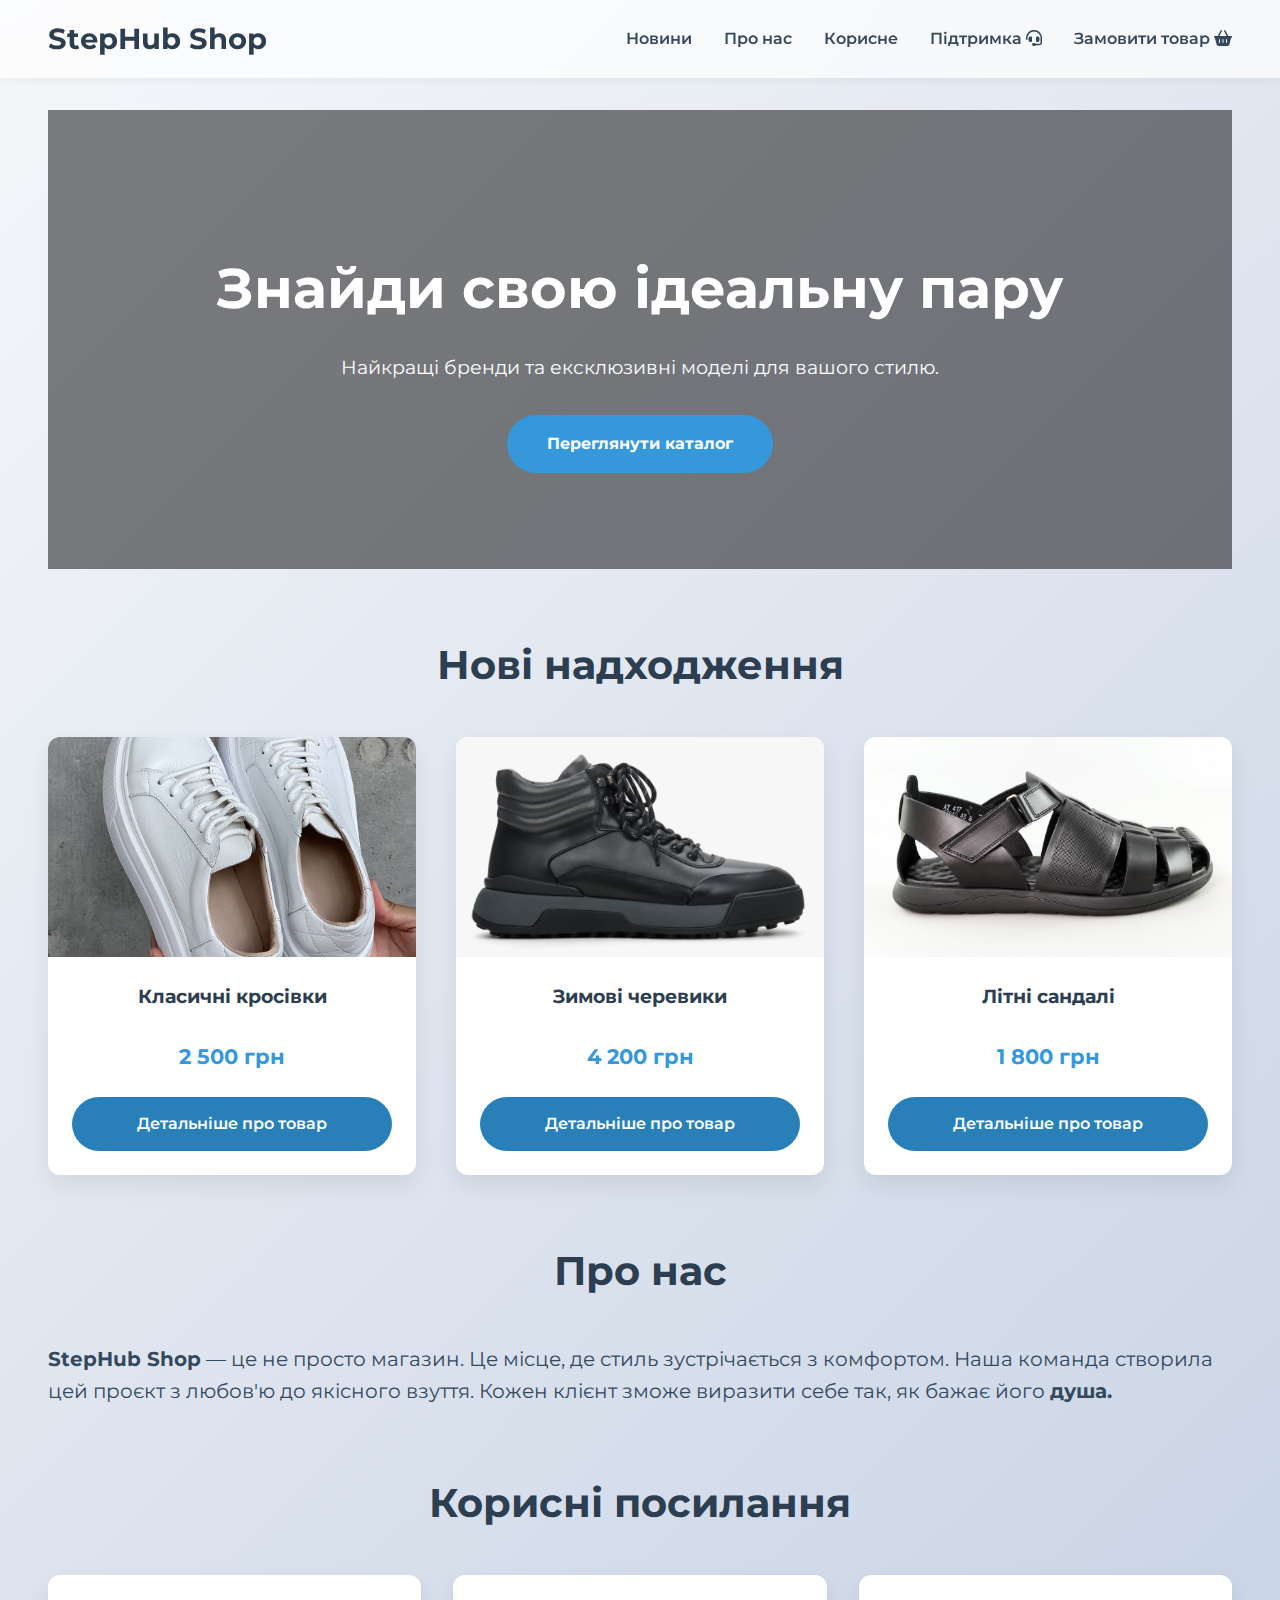
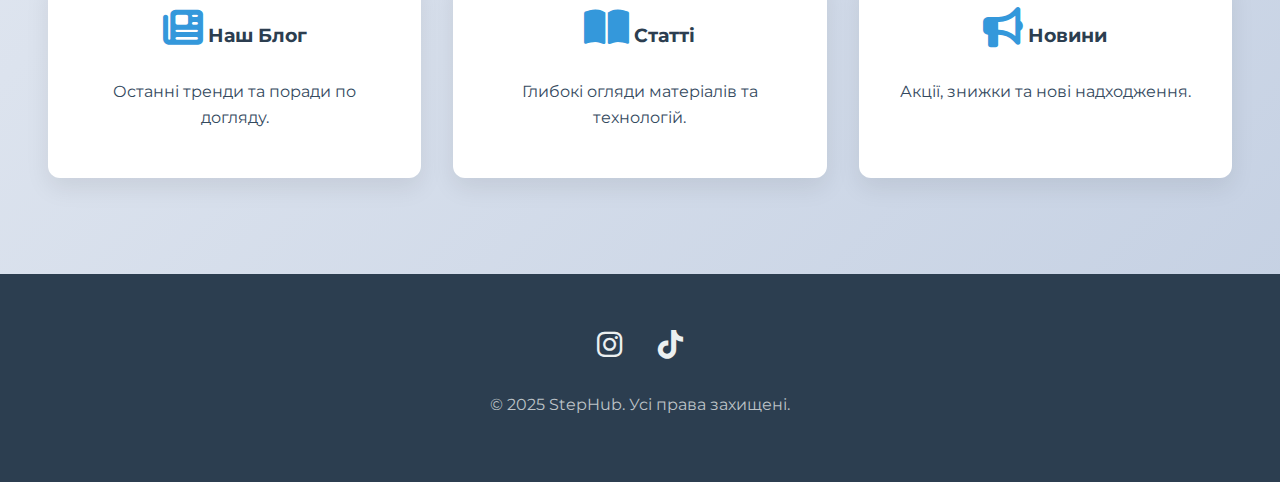
<file: index.html>
<!DOCTYPE html>
<html lang="uk">
  <head>
    <meta charset="UTF-8"/>
    <meta name="viewport" content="width=device-width, initial-scale=1.0" />
    <meta name="description" content="StepHub - найкращий сайт для придбання взуття на будь-який смак"/>
    <title>StepHub — Ваш стиль, ваш крок</title>
    <link rel="icon" type="images/step_hub_?utm_source" href="images/stephub-logo.jpg"/>
    <link rel="stylesheet" href="styles/style.css" />
    <link rel="stylesheet" href="https://cdnjs.cloudflare.com/ajax/libs/font-awesome/6.5.1/css/all.min.css"/>
  </head>

  <body>
    <div id="notification-container"></div>

    <header>
      <a href="#" class="logo">StepHub Shop</a>
      <nav>
        <ul>
          <li><a href="../news/news.html">Новини</a></li>
          <li><a href="#about-us">Про нас</a></li>
          <li><a href="#blog">Корисне</a></li>
          <li><a href="https://t.me/stephub_support_bot">Підтримка <i class="fas fa-headset"></i>
          <li><a href="https://www.instagram.com/step_hub_?utm_source=qr&igsh=YXcydjZzZTFwbGU4">Замовити товар <i class="fas fa-shopping-basket"></i></a>
          </li>
        </ul>
      </nav>
    </header>

    <main>
      <section class="hero">
        <div class="hero-content">
          <h1>Знайди свою ідеальну пару</h1>
          <p>Найкращі бренди та ексклюзивні моделі для вашого стилю.</p>
          <a href="shoes/shoes.html" class="cta-button">Переглянути каталог</a>
        </div>
      </section>

      <section id="products" class="products">
        <h2>Нові надходження</h2>
        <div class="product-grid">
          <article class="product-card">
            <div class="product-image-container">
              <img src="images/classic-sneakers.jpg" title="Класичні кросівки Nike" alt="Класичні кросівки Nike"/>
            </div>
            <div class="product-info">
              <a href="../shoes/classic-sneakers.html" class="logo"><h3>Класичні кросівки</h3></a>
              <p class="price">2 500 грн</p>
              <a href="../shoes/classic-sneakers.html" class="buy-button"> Детальніше про товар</a>
            </div>
          </article>

          <article class="product-card">
            <div class="product-image-container">
              <img src="images/winter-boots.jpg" title="Зимові черевики 'Adidas'" alt="Зимові черевики 'Adidas'"/>
            </div>
            <div class="product-info">
              <a href="../shoes/winter-boots.html" class="logo"><h3>Зимові черевики</h3></a>
              <p class="price">4 200 грн</p>
              <a href="../shoes/winter-boots.html" class="buy-button">Детальніше про товар</a>
            </div>
          </article>

          <article class="product-card">
            <div class="product-image-container">
              <img src="images/summer-sandals.jpg" alt="Літні сандалі Babibas" title="Літні сандалі Babibas"/>
            </div>
            <div class="product-info">
              <a href="../shoes/summer-sandals.html" class="logo"><h3>Літні сандалі</h3></a>
              <p class="price">1 800 грн</p>
              <a href="../shoes/summer-sandals.html" class="buy-button">Детальніше про товар</a>
            </div>
          </article>
        </div>
      </section>

      <section id="about-us" class="about-us">
        <h2>Про нас</h2>
        <p style="font-size: 20px">
          <strong>StepHub Shop</strong> — це не просто магазин. Це місце, де
          стиль зустрічається з комфортом. Наша команда створила цей проєкт з
          любов'ю до якісного взуття. Кожен клієнт зможе виразити себе так, як
          бажає його <strong>душа.</strong>
        </p>
      </section>

      <section id="blog" class="info-links">
        <h2>Корисні посилання</h2>
        <div class="info-grid">
          <a href="/blog" class="card">
            <h3><i class="fas fa-newspaper"></i> Наш Блог</h3>
            <p>Останні тренди та поради по догляду.</p>
          </a>
          <a href="/articles" class="card">
            <h3><i class="fas fa-book-open"></i> Статті</h3>
            <p>Глибокі огляди матеріалів та технологій.</p>
          </a>
          <a href="../news/news.html" class="card">
            <h3><i class="fas fa-bullhorn"></i> Новини</h3>
            <p>Акції, знижки та нові надходження.</p>
          </a>
        </div>
      </section>
    </main>

    <footer>
      <div class="social-media">
        <a href="https://www.instagram.com/step_hub_?utm_source=qr&igsh=YXcydjZzZTFwbGU4" aria-label="Instagram"><i class="fab fa-instagram"></i></a>
        <a href="https://www.tiktok.com/@step_hub_?_t=ZM-8z2MX95FMZy&_r=1" aria-label="TikTok" ><i class="fab fa-tiktok"></i></a>
      </div>
      <p>&copy; 2025 StepHub. Усі права захищені.</p>
    </footer>

    <script src="scripts/script.js"></script>
  </body>
</html>
</file>
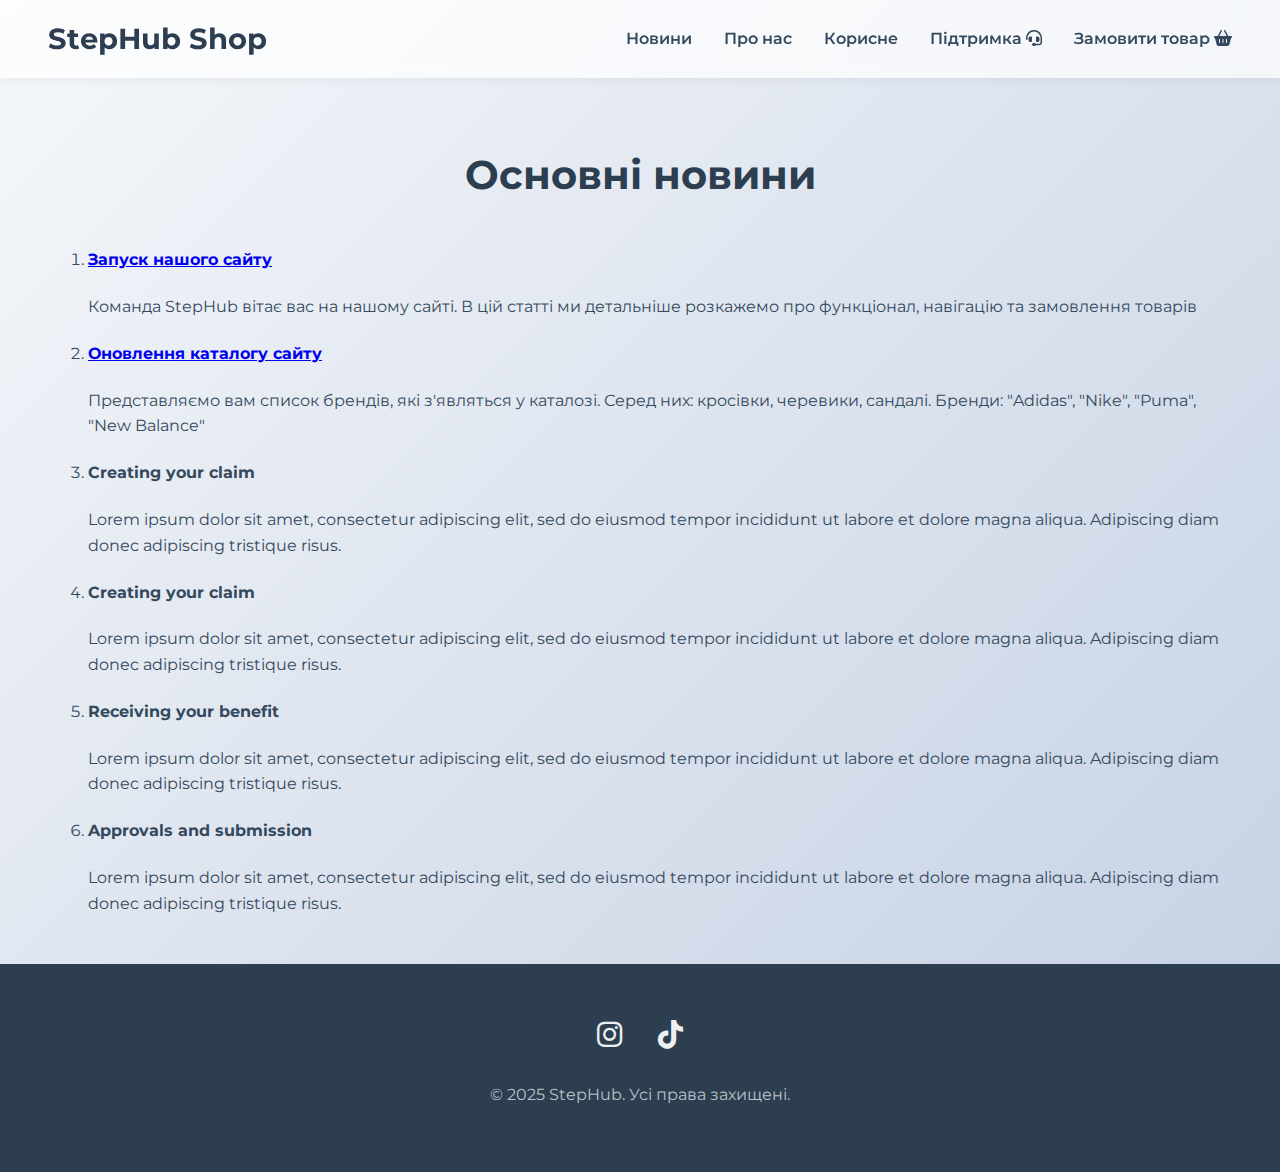
<file: news/news.html>
<!DOCTYPE html>
<html lang="uk">
  <head>
    <meta charset="UTF-8" />
    <meta name="viewport" content="width=device-width, initial-scale=1.0" />
    <meta name="description" content="StepHub - найкращий сайт для придбання взуття на будь-який смак"/>
    <title>StepHub — Ваш стиль, ваш крок</title>
    <link rel="icon" type="images/step_hub_?utm_source" href="../images/stephub-logo.jpg"/>
    <link rel="stylesheet" href="../styles/style.css" />
    <link rel="stylesheet" href="https://cdnjs.cloudflare.com/ajax/libs/font-awesome/6.5.1/css/all.min.css"/>
  </head>
<div id="notification-container"></div>
    <header>
        <a href="../index.html" class="logo">StepHub Shop</a>
        <nav>
            <ul>
                <li><a href="../news/news.html">Новини</a></li>
                <li><a href="../index.html#about-us">Про нас</a></li>
                <li><a href="#blog">Корисне</a></li>
                <li><a href="https://t.me/stephub_support_bot">Підтримка <i class="fas fa-headset"></i></a></li>
                <li><a href="https://www.instagram.com/step_hub_?utm_source=qr&igsh=YXcydjZzZTFwbGU4">Замовити товар <i class="fas fa-shopping-basket"></i></a>
            </ul>
        </nav>
    </header>
    <main>
        <h2>Основні новини</h2>
        <ol class="news" style="--length: 5" role="list">
	        <li class="menu" style="--i: 1">
		        <a class="title-news" href="../news/about-site.html"><h4>Запуск нашого сайту</h4></a>
		            <p>Команда StepHub вітає вас на нашому сайті. В цій статті ми детальніше розкажемо про функціонал, навігацію та замовлення товарів</p>
	        </li>
	        <li class="menu" style="--i: 2">
		        <a class="title-news" href="../news/catalog-update.html"><h4>Оновлення каталогу сайту</h4></a>
		            <p>Представляємо вам список брендів, які з'являться у каталозі. Серед них: кросівки, черевики, сандалі. Бренди: "Adidas", "Nike", "Puma", "New Balance"</p>
	        </li>
	        <li class="menu" style="--i: 3">
		        <h4>Creating your claim</h4>
		            <p>Lorem ipsum dolor sit amet, consectetur adipiscing elit, sed do eiusmod tempor incididunt ut labore et dolore magna aliqua. Adipiscing diam donec adipiscing tristique risus.</p>
	        </li>
	        <li class="menu" style="--i: 4">
                <h4>Creating your claim</h4>
		            <p>Lorem ipsum dolor sit amet, consectetur adipiscing elit, sed do eiusmod tempor incididunt ut labore et dolore magna aliqua. Adipiscing diam donec adipiscing tristique risus.</p>
		    </li>
	        <li class="menu" style="--i: 5">
		        <h4>Receiving your benefit</h4>
		            <p>Lorem ipsum dolor sit amet, consectetur adipiscing elit, sed do eiusmod tempor incididunt ut labore et dolore magna aliqua. Adipiscing diam donec adipiscing tristique risus.</p>
	        </li>
            <li class="menu" style="--i: 6">
                <h4>Approvals and submission</h4>
		            <p>Lorem ipsum dolor sit amet, consectetur adipiscing elit, sed do eiusmod tempor incididunt ut labore et dolore magna aliqua. Adipiscing diam donec adipiscing tristique risus.</p>
            </li>
        </ol>
    </main>

    <footer>
        <div class="social-media">
            <a href="https://www.instagram.com/step_hub_?utm_source=qr&igsh=YXcydjZzZTFwbGU4" aria-label="Instagram"><i class="fab fa-instagram"></i></a>
            <a href="https://www.tiktok.com/@step_hub_?_t=ZM-8z2MX95FMZy&_r=1" aria-label="TikTok"><i class="fab fa-tiktok"></i></a>
        </div>
        <p>&copy; 2025 StepHub. Усі права захищені.</p>
    </footer>
</body>
</html>
</file>
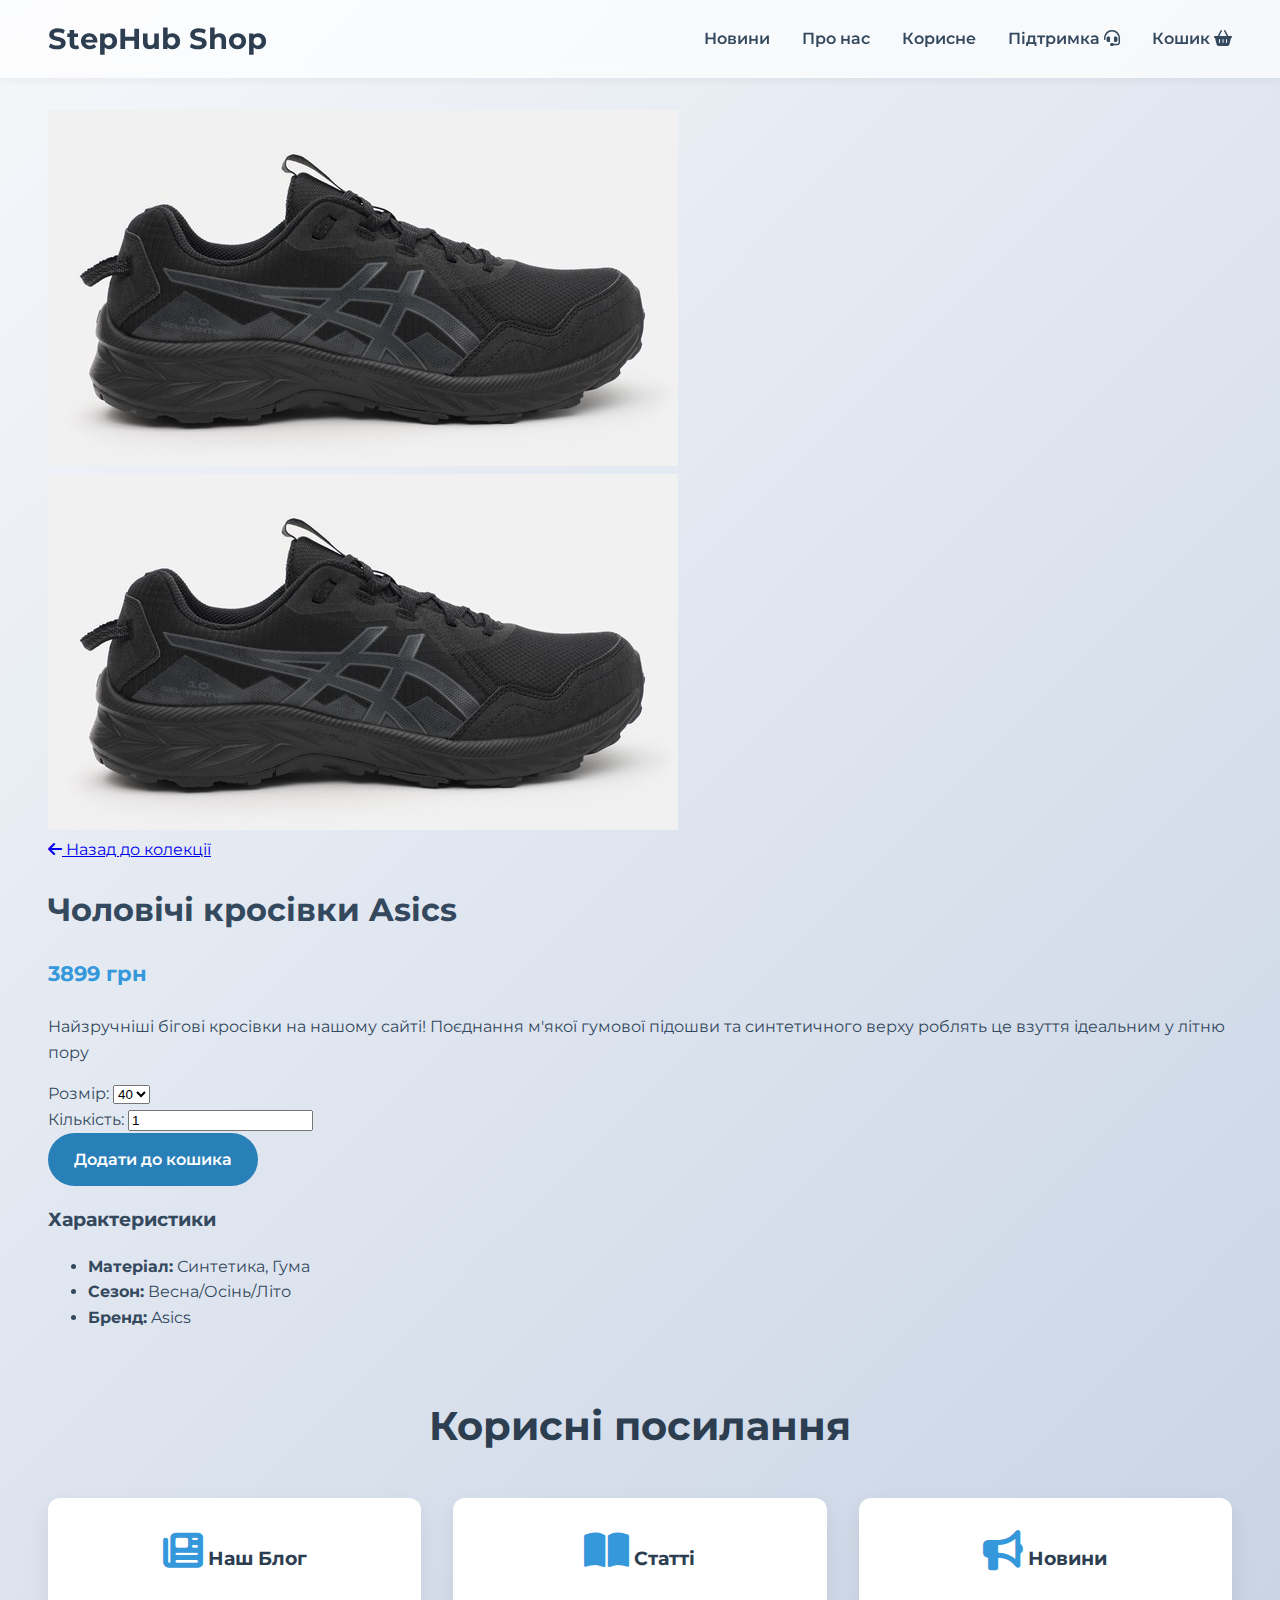
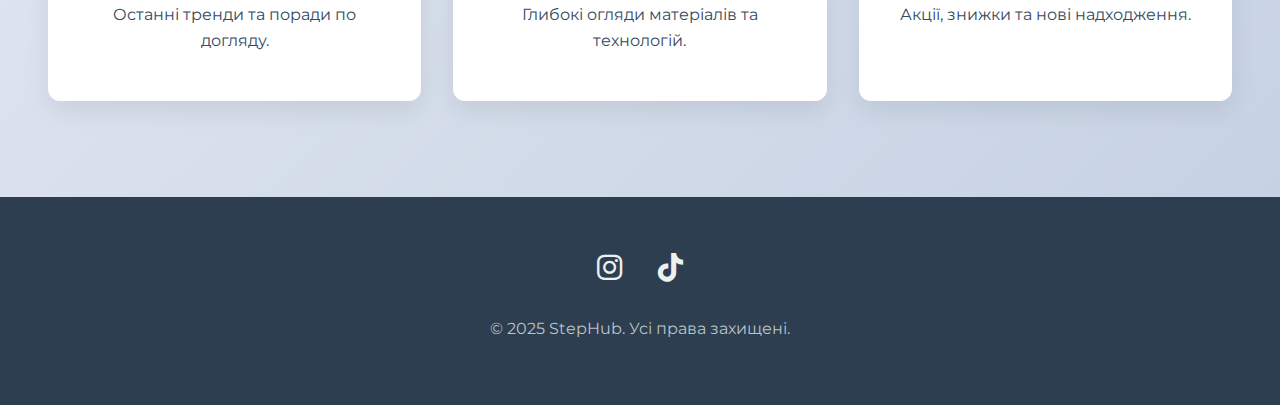
<file: shoes/asics-sneakers.html>
<!DOCTYPE html>
<html lang="uk">
<head>
    <meta charset="UTF-8">
    <meta name="viewport" content="width=device-width, initial-scale=1.0">
    <meta name="description" content="Детальний опис та ціна на кросівки Asics в магазині StepHub">
    <title>Кросівки Asics — StepHub</title>
    <link rel="stylesheet" href="../styles/style.css">
    <link rel="stylesheet" href="https://cdnjs.cloudflare.com/ajax/libs/font-awesome/6.5.1/css/all.min.css">
</head>
<body>
    <div id="notification-container"></div>
    <header>
        <a href="../index.html" class="logo">StepHub Shop</a>
        <nav>
            <ul>
                <li><a href="../news/news.html">Новини</a></li>
                <li><a href="../index.html#about-us">Про нас</a></li>
                <li><a href="#blog">Корисне</a></li>
                <li><a href="https://t.me/stephub_support_bot">Підтримка <i class="fas fa-headset"></i></a></li>
                <li><a href="#basket">Кошик <i class="fas fa-shopping-basket"></i></a></li>
            </ul>
        </nav>
    </header>

    <main>
        <section class="product-details-section" >
            <div class="product-details-container">
                <div class="product-gallery">
                    <img src="../images/asics-sneakers.jpg" alt="кросівки Asics" class="main-product-image" title="Чоловічі бігові кросівки Asics">
                    <div class="thumbnail-images">
                        <img src="../images/asics-sneakers.jpg" alt="Вигляд 1" class="thumbnail active" title="Чоловічі бігові кросівки Asics">
                    </div>
                </div>

                <div class="product-info-details">
                    <a href="../shoes/shoes.html" class="back-to-catalog-link"><i class="fas fa-arrow-left"></i> Назад до колекції</a>
                    <h1>Чоловічі кросівки Asics</h1>
                    <p class="price">3899 грн</p>
                    <p class="product-description">
                        Найзручніші бігові кросівки на нашому сайті! Поєднання м'якої гумової підошви та синтетичного верху роблять це взуття ідеальним у літню пору
                    </p>

                    <div class="product-options">
                        <div class="option-group">
                            <label for="size-select">Розмір:</label>
                            <select name="size" id="size-select">
                                <option value="40">40</option>
                                <option value="41">41</option>
                                <option value="42">42</option>
                                <option value="43">43</option>
                            </select>
                        </div>
                        <div class="option-group">
                            <label for="quantity-input">Кількість:</label>
                            <input type="number" id="quantity-input" value="1" min="1">
                        </div>
                    </div>

                    <a href="#" class="buy-button large-button">Додати до кошика</a>

                    <div class="product-specs">
                        <h3>Характеристики</h3>
                        <ul>
                            <li><strong>Матеріал:</strong> Синтетика, Гума</li>
                            <li><strong>Сезон:</strong> Весна/Осінь/Літо</li>
                            <li><strong>Бренд:</strong> Asics</li>
                        </ul>
                    </div>
                </div>
            </div>
        </section>
        <section id="blog" class="info-links">
            <h2>Корисні посилання</h2>
            <div class="info-grid">
                <a href="/blog" class="card">
                    <h3><i class="fas fa-newspaper"></i> Наш Блог</h3>
                    <p>Останні тренди та поради по догляду.</p>
                </a>
                <a href="/articles" class="card">
                    <h3><i class="fas fa-book-open"></i> Статті</h3>
                    <p>Глибокі огляди матеріалів та технологій.</p>
                </a>
                <a href="/news" class="card">
                    <h3><i class="fas fa-bullhorn"></i> Новини</h3>
                    <p>Акції, знижки та нові надходження.</p>
                </a>
            </div>
        </section>

    </main>

    <footer>
        <div class="social-media">
            <a href="https://www.instagram.com/step_hub_?utm_source=qr&igsh=YXcydjZzZTFwbGU4" aria-label="Instagram"><i class="fab fa-instagram"></i></a>
            <a href="https://www.tiktok.com/@step_hub_?_t=ZM-8z2MX95FMZy&_r=1" aria-label="TikTok"><i class="fab fa-tiktok"></i></a>
        </div>
        <p>&copy; 2025 StepHub. Усі права захищені.</p>
    </footer>

    <script src="../scripts/script.js"></script>
</body>
</html>
</file>
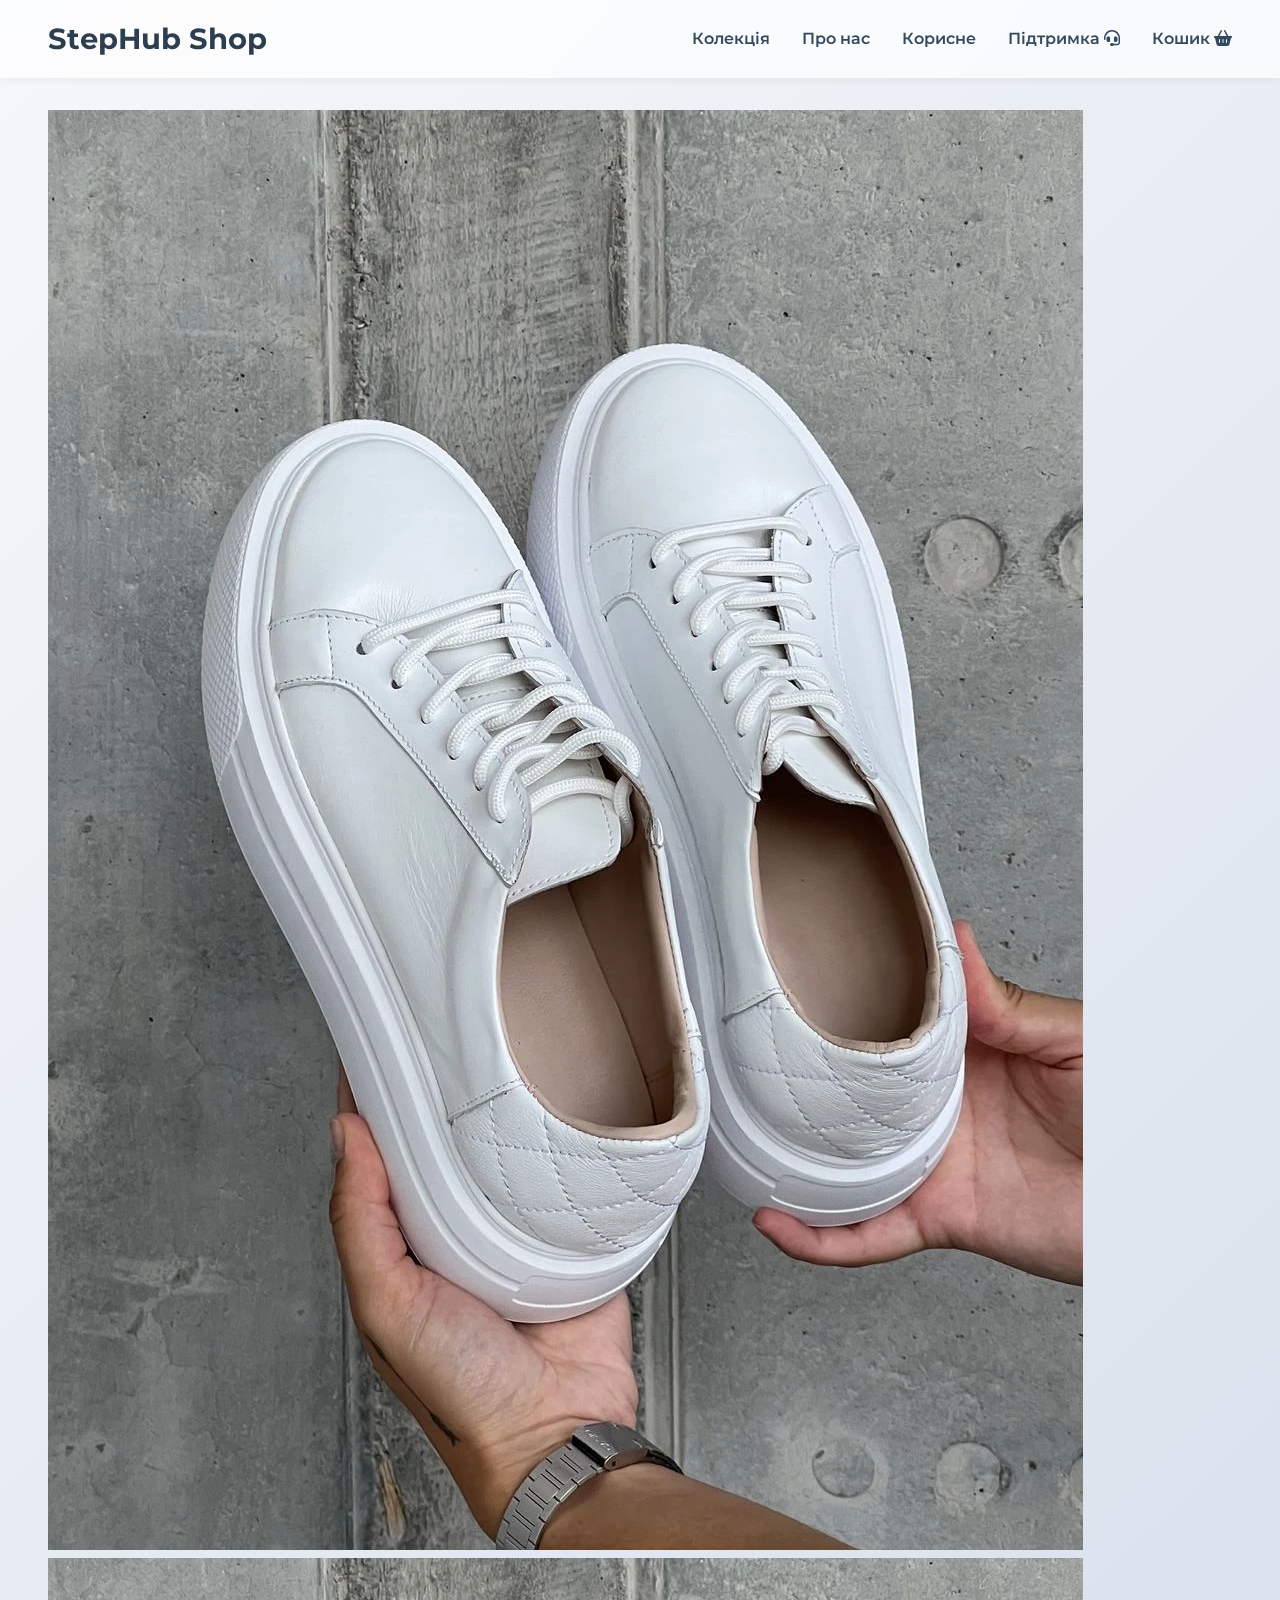
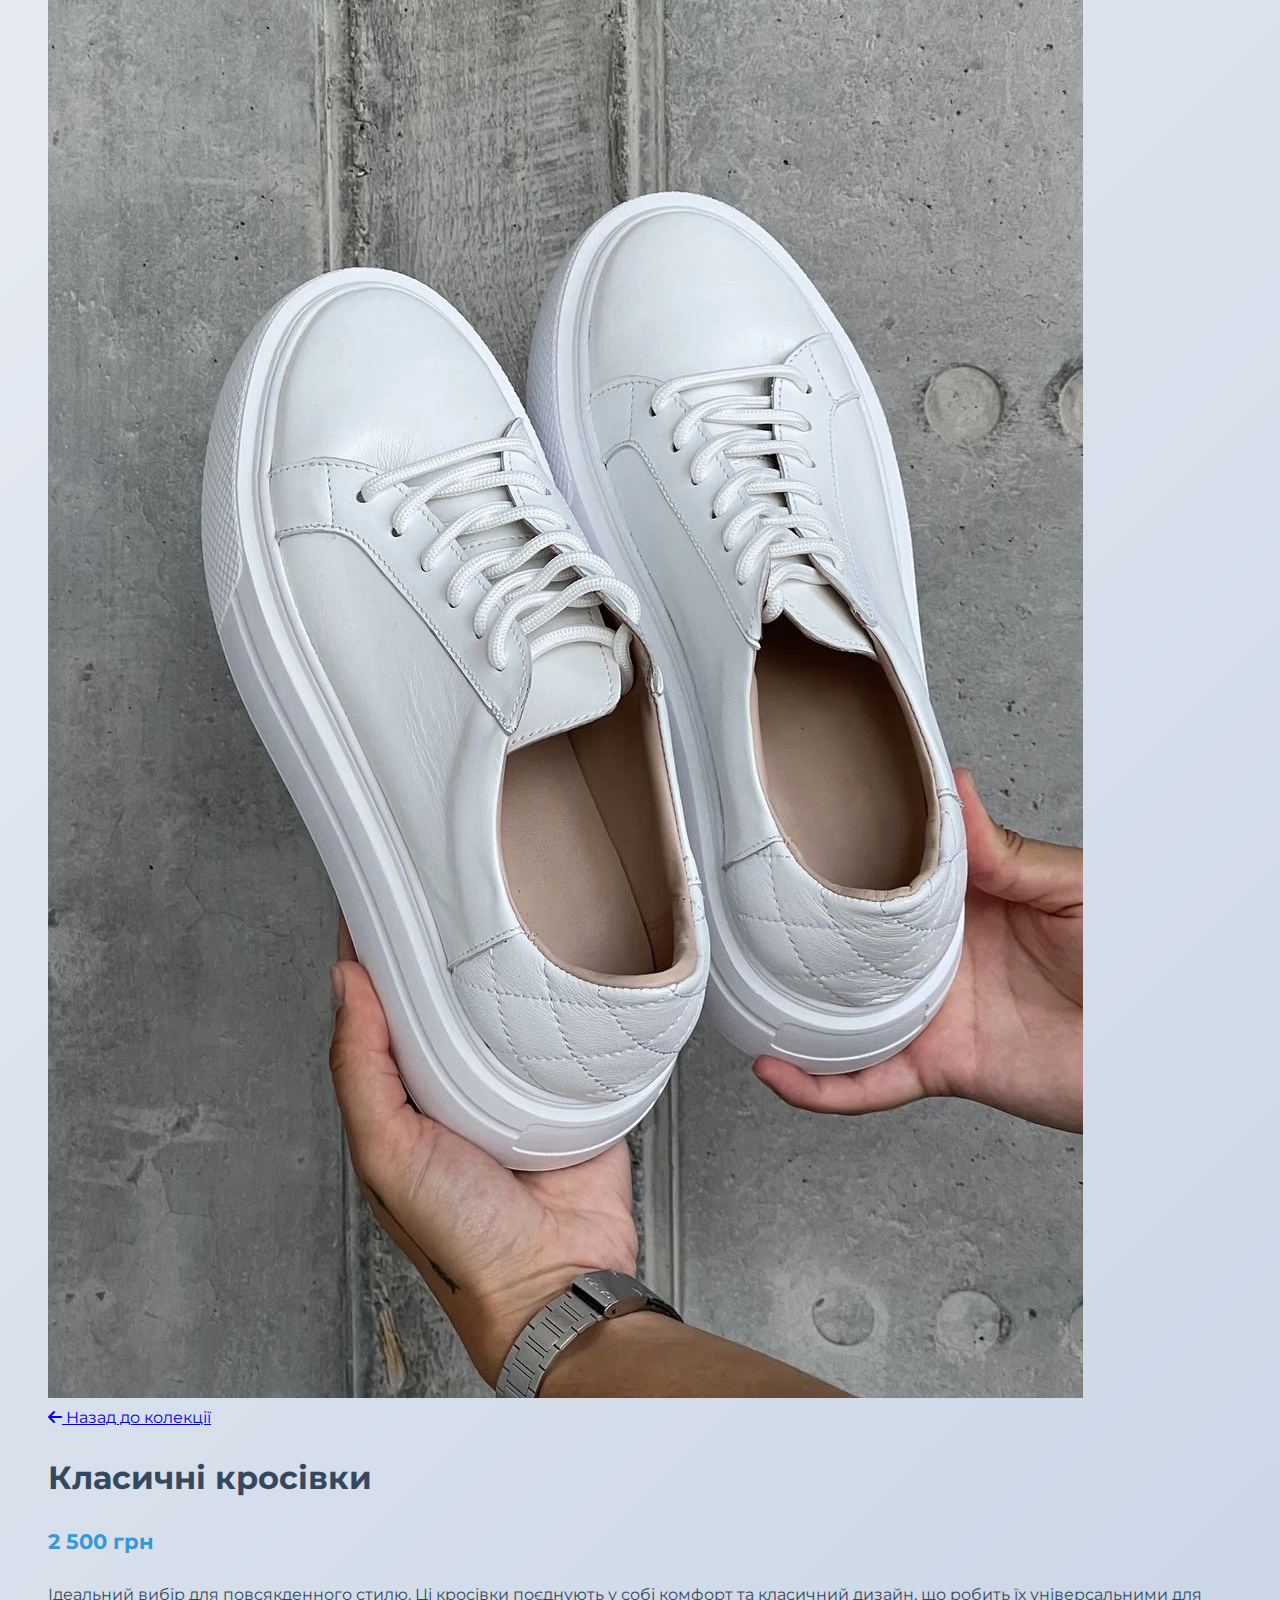
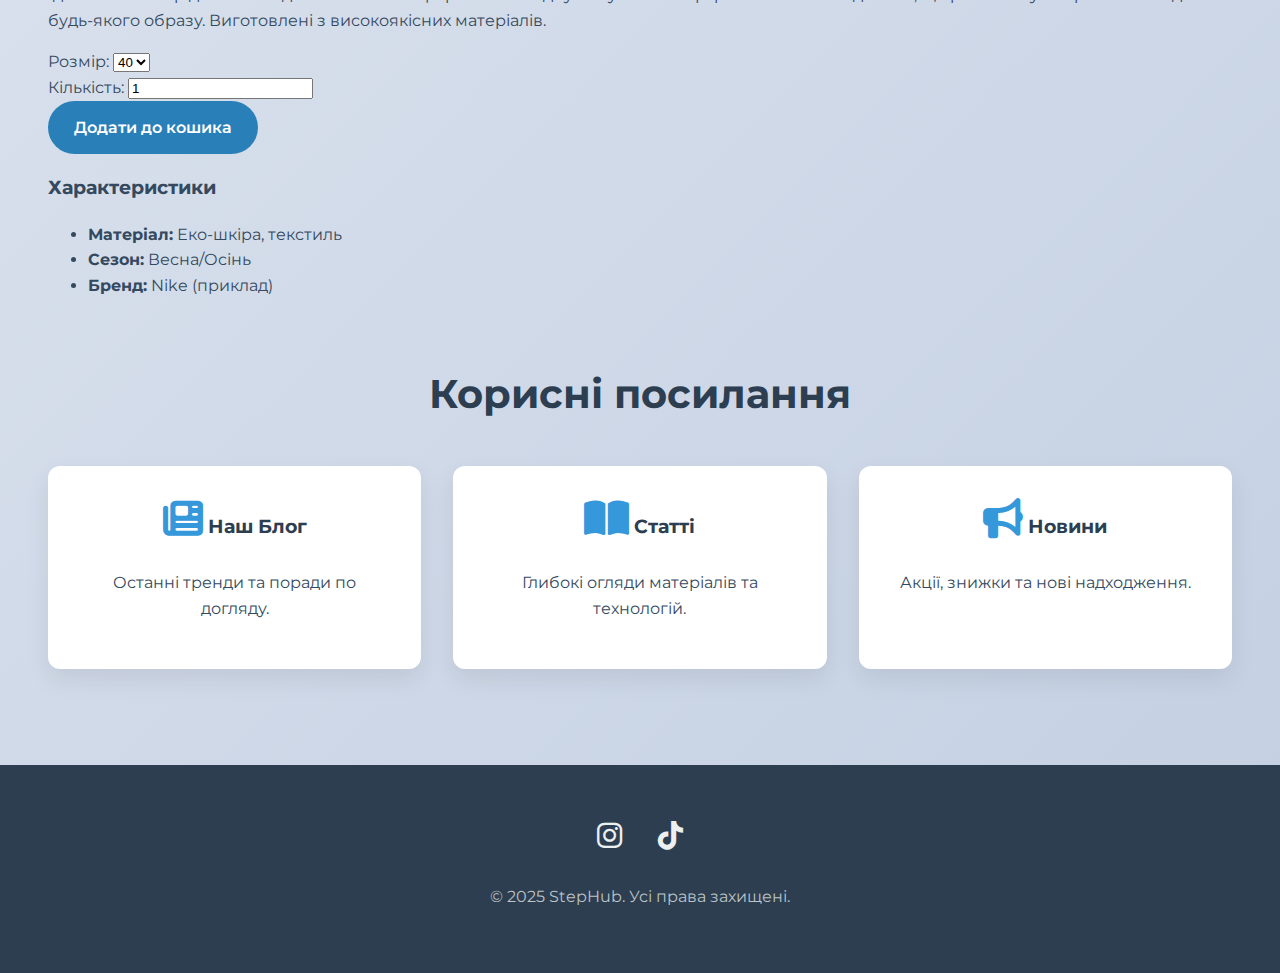
<file: shoes/classic-sneakers.html>
<!DOCTYPE html>
<html lang="uk">
<head>
    <meta charset="UTF-8">
    <meta name="viewport" content="width=device-width, initial-scale=1.0">
    <meta name="description" content="Детальний опис та ціна на Класичні кросівки в магазині StepHub">
    <title>Класичні кросівки — StepHub</title>
    <link rel="stylesheet" href="../styles/style.css">
    <link rel="stylesheet" href="https://cdnjs.cloudflare.com/ajax/libs/font-awesome/6.5.1/css/all.min.css">
</head>
<body>
    <div id="notification-container"></div>
    <header>
        <a href="../index.html" class="logo">StepHub Shop</a>
        <nav>
            <ul>
                <li><a href="../shoes/shoes.html">Колекція</a></li>
                <li><a href="../index.html#about-us">Про нас</a></li>
                <li><a href="#blog">Корисне</a></li>
                <li><a href="https://t.me/stephub_support">Підтримка <i class="fas fa-headset"></i></a></li>
                <li><a href="#basket">Кошик <i class="fas fa-shopping-basket"></i></a></li>
            </ul>
        </nav>
    </header>

    <main>
        <section class="product-details-section">
            <div class="product-details-container">
                <div class="product-gallery">
                    <img src="../images/classic-sneakers.jpg" alt="Класичні кросівки" class="main-product-image">
                    <div class="thumbnail-images">
                        <img src="../images/classic-sneakers.jpg" alt="Вигляд 1" class="thumbnail active">
                        </div>
                </div>

                <div class="product-info-details">
                    <a href="../shoes/shoes.html" class="back-to-catalog-link"><i class="fas fa-arrow-left"></i> Назад до колекції</a>
                    <h1>Класичні кросівки</h1>
                    <p class="price">2 500 грн</p>
                    <p class="product-description">
                        Ідеальний вибір для повсякденного стилю. Ці кросівки поєднують у собі комфорт та класичний дизайн, що робить їх універсальними для будь-якого образу. Виготовлені з високоякісних матеріалів.
                    </p>

                    <div class="product-options">
                        <div class="option-group">
                            <label for="size-select">Розмір:</label>
                            <select name="size" id="size-select">
                                <option value="40">40</option>
                                <option value="41">41</option>
                                <option value="42">42</option>
                                <option value="43">43</option>
                            </select>
                        </div>
                        <div class="option-group">
                            <label for="quantity-input">Кількість:</label>
                            <input type="number" id="quantity-input" value="1" min="1">
                        </div>
                    </div>

                    <a href="#" class="buy-button large-button">Додати до кошика</a>

                    <div class="product-specs">
                        <h3>Характеристики</h3>
                        <ul>
                            <li><strong>Матеріал:</strong> Еко-шкіра, текстиль</li>
                            <li><strong>Сезон:</strong> Весна/Осінь</li>
                            <li><strong>Бренд:</strong> Nike (приклад)</li>
                        </ul>
                    </div>
                </div>
            </div>
        </section>
        <section id="blog" class="info-links">
            <h2>Корисні посилання</h2>
            <div class="info-grid">
                <a href="/blog" class="card">
                    <h3><i class="fas fa-newspaper"></i> Наш Блог</h3>
                    <p>Останні тренди та поради по догляду.</p>
                </a>
                <a href="/articles" class="card">
                    <h3><i class="fas fa-book-open"></i> Статті</h3>
                    <p>Глибокі огляди матеріалів та технологій.</p>
                </a>
                <a href="/news" class="card">
                    <h3><i class="fas fa-bullhorn"></i> Новини</h3>
                    <p>Акції, знижки та нові надходження.</p>
                </a>
            </div>
        </section>

    </main>

    <footer>
        <div class="social-media">
            <a href="https://www.instagram.com/step_hub_?utm_source=qr&igsh=YXcydjZzZTFwbGU4" aria-label="Instagram"><i class="fab fa-instagram"></i></a>
            <a href="https://www.tiktok.com/@step_hub_?_t=ZM-8z2MX95FMZy&_r=1" aria-label="TikTok"><i class="fab fa-tiktok"></i></a>
        </div>
        <p>&copy; 2025 StepHub. Усі права захищені.</p>
    </footer>

    <script src="../scripts/script.js"></script>
</body>
</html>
</file>
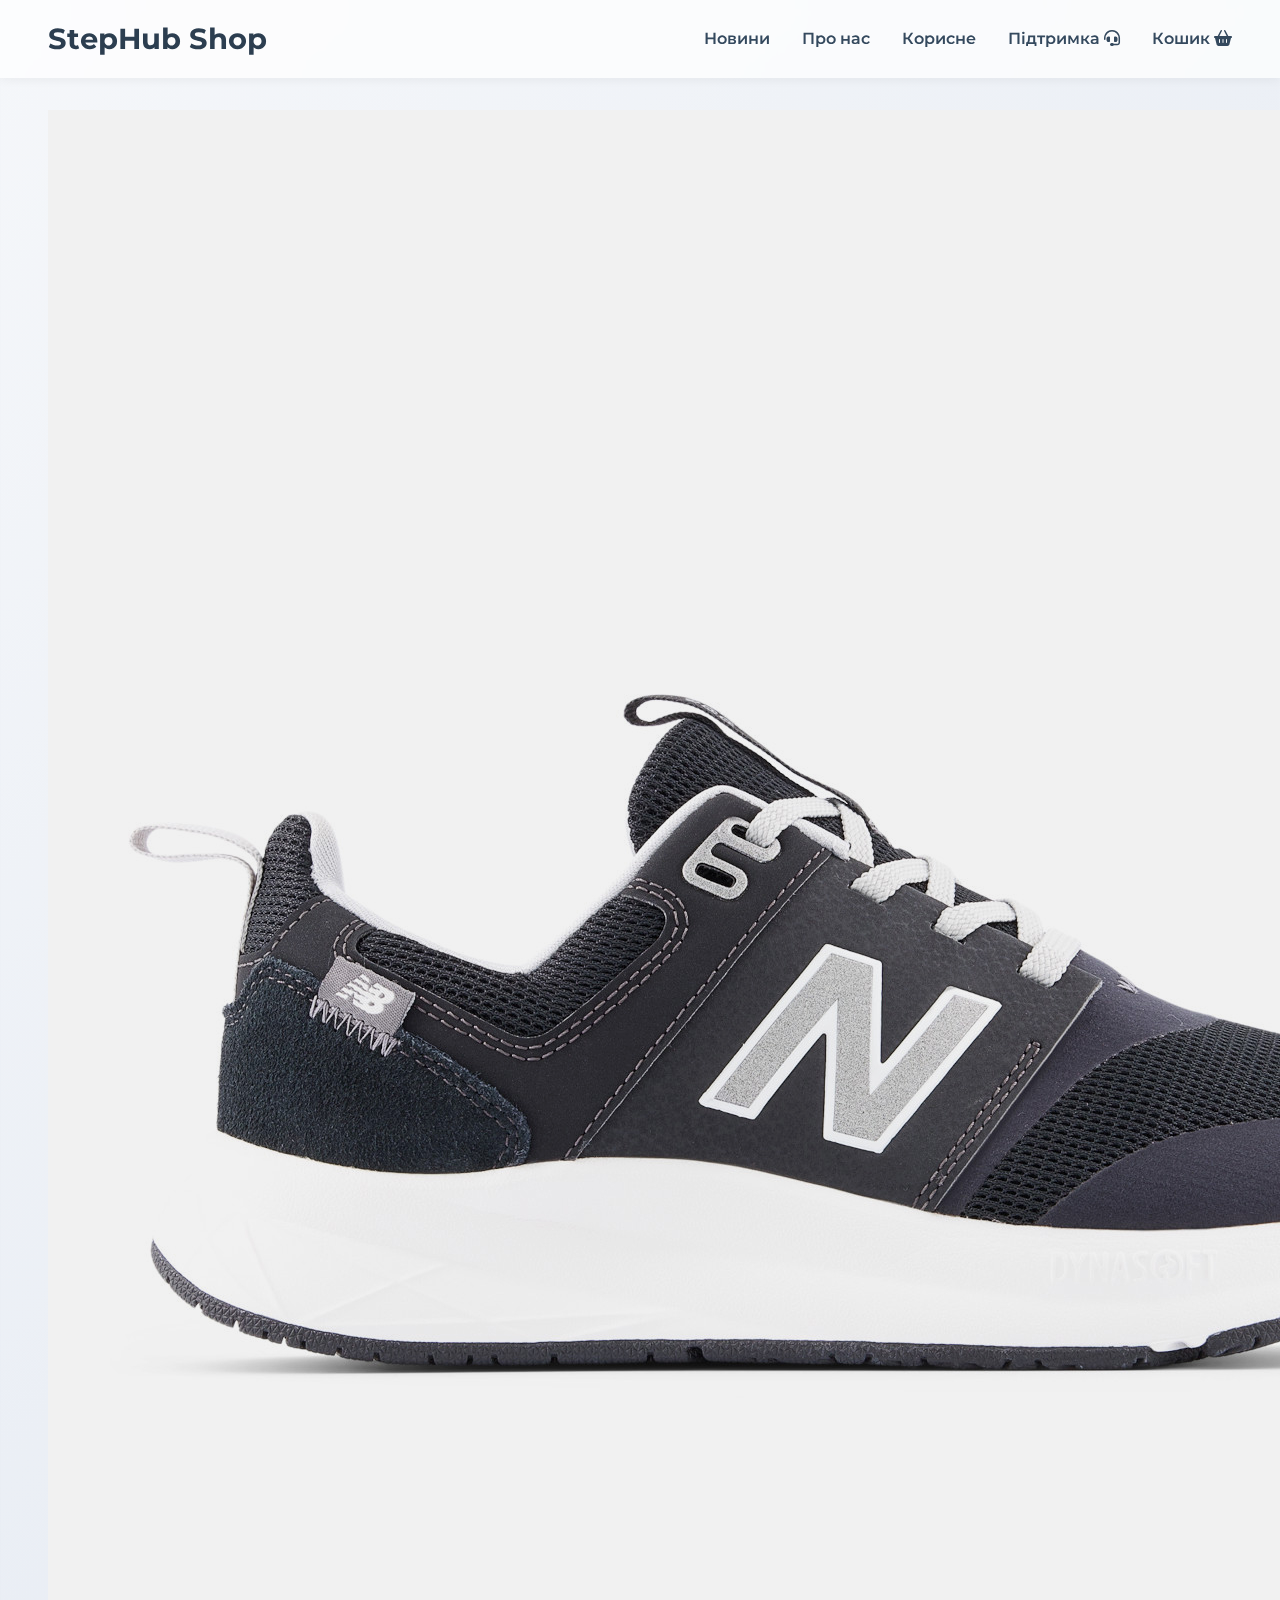
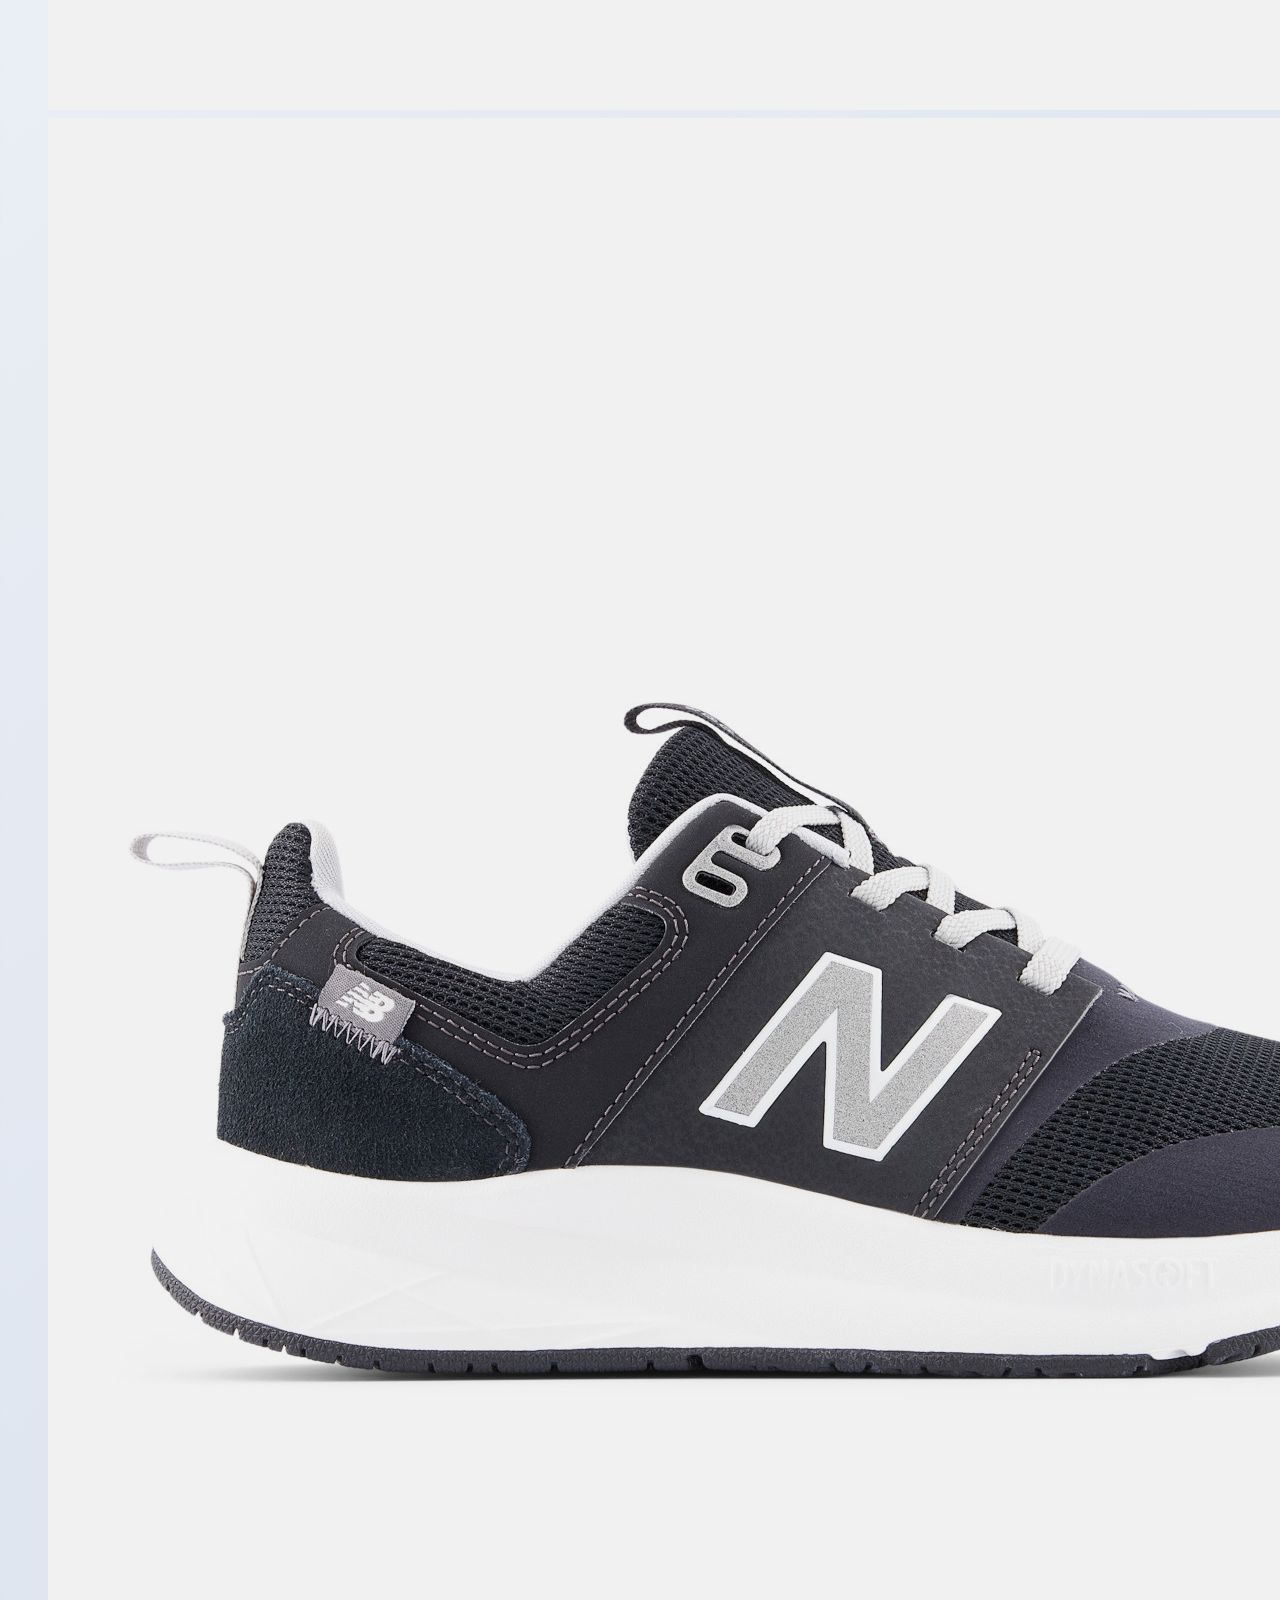
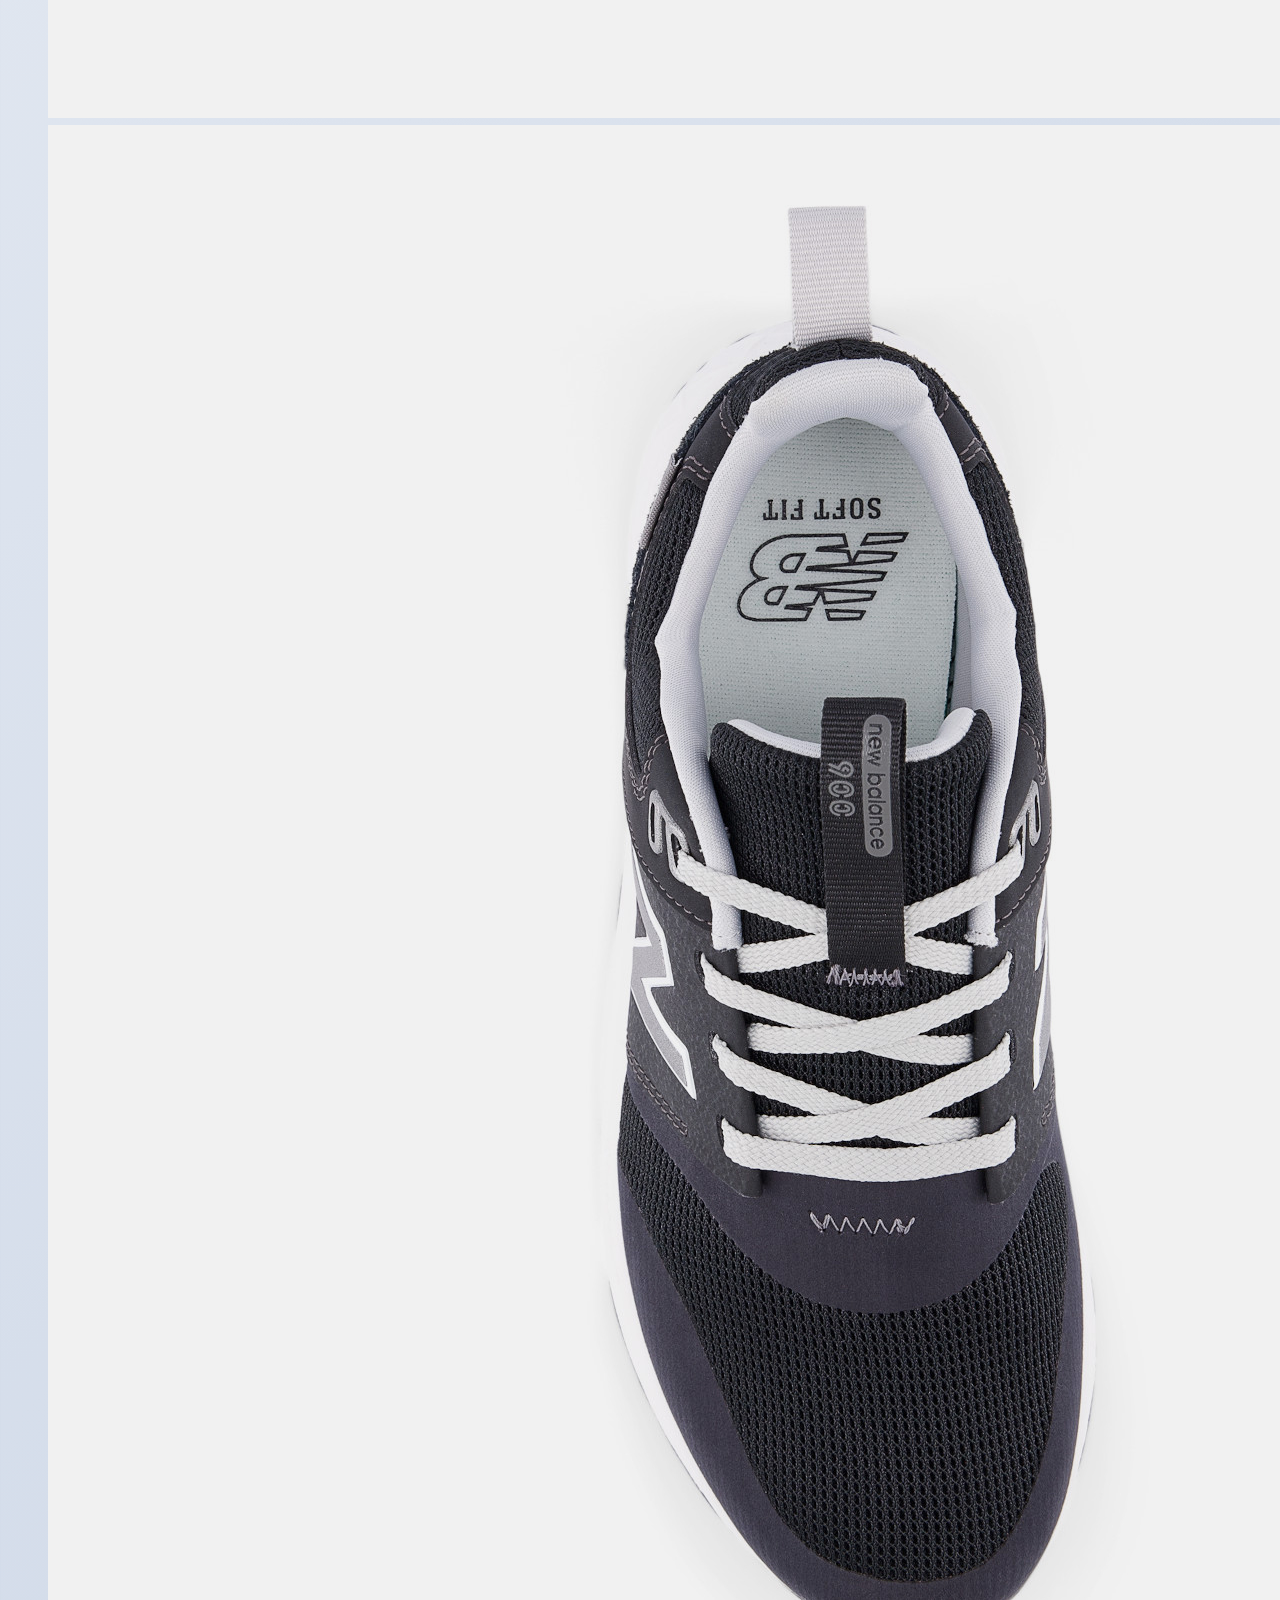
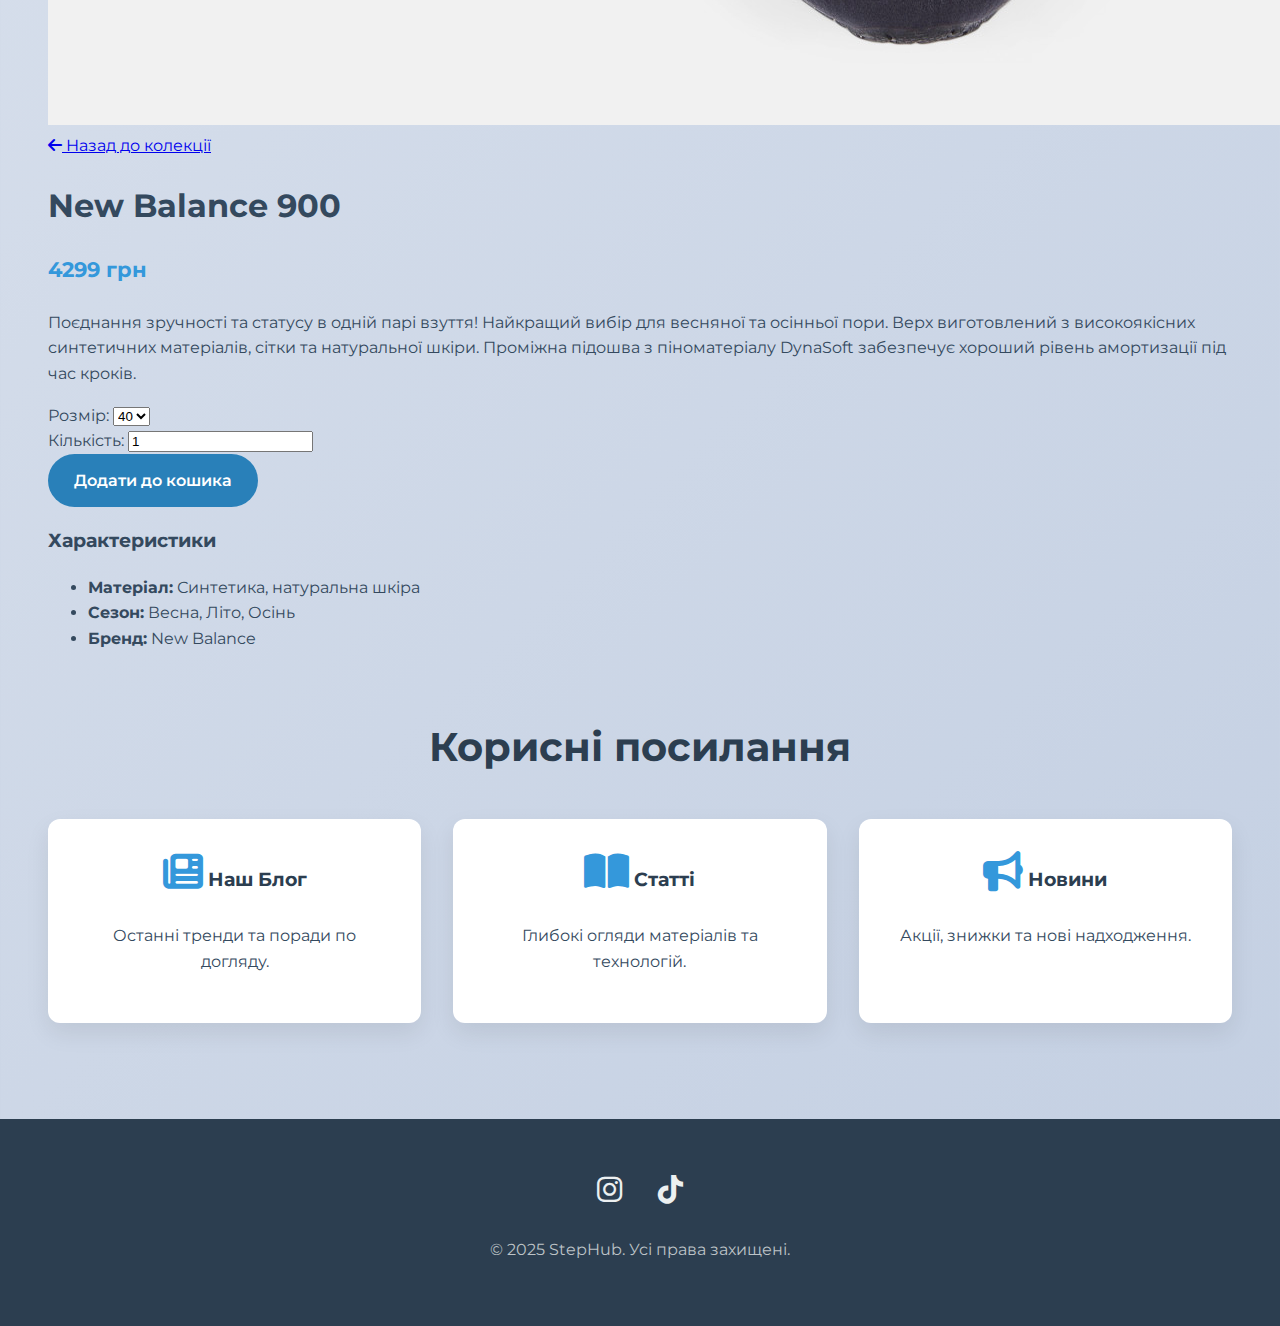
<file: shoes/new-balance.html>
<!DOCTYPE html>
<html lang="uk">
<head>
    <meta charset="UTF-8">
    <meta name="viewport" content="width=device-width, initial-scale=1.0">
    <meta name="description" content="Детальний опис та ціна на New Balance в магазині StepHub">
    <title>Літні сандалі — StepHub</title>
    <link rel="stylesheet" href="../styles/style.css">
    <link rel="stylesheet" href="https://cdnjs.cloudflare.com/ajax/libs/font-awesome/6.5.1/css/all.min.css">
</head>
<body>
    <div id="notification-container"></div>
    <header>
        <a href="../index.html" class="logo">StepHub Shop</a>
        <nav>
            <ul>
                <li><a href="../news/news.html">Новини</a></li>
                <li><a href="../index.html#about-us">Про нас</a></li>
                <li><a href="#blog">Корисне</a></li>
                <li><a href="https://t.me/stephub_support_bot">Підтримка <i class="fas fa-headset"></i></a></li>
                <li><a href="#basket">Кошик <i class="fas fa-shopping-basket"></i></a></li>
            </ul>
        </nav>
    </header>

    <main>
        <section class="product-details-section">
            <div class="product-details-container">
                <div class="product-gallery">
                    <img src="../images/new-balance-1.jpg" alt="New balance 900" class="main-product-image" title="New balance 900">
                    <div class="thumbnail-images">
                            <img src="../images/new-balance-1.jpg" alt="Вигляд 1" class="thumbnail active" title="New balance 900">
                            <img src="../images/new-balance-2.jpg" alt="Вигляд 2" class="thumbnail" title="New balance 900">
                        </div>
                </div>

                <div class="product-info-details">
                    <a href="../shoes/shoes.html" class="back-to-catalog-link"><i class="fas fa-arrow-left"></i> Назад до колекції</a>
                    <h1>New Balance 900</h1>
                    <p class="price">4299 грн</p>
                    <p class="product-description">
                       Поєднання зручності та статусу в одній парі взуття! Найкращий вибір для весняної та осінньої пори. Верх виготовлений з високоякісних синтетичних матеріалів, сітки та натуральної шкіри.
Проміжна підошва з піноматеріалу DynaSoft забезпечує хороший рівень амортизації під час кроків.
                    </p>

                    <div class="product-options">
                        <div class="option-group">
                            <label for="size-select">Розмір:</label>
                            <select name="size" id="size-select">
                                <option value="40">40</option>
                                <option value="41">41</option>
                                <option value="42">42</option>
                                <option value="43">43</option>
                            </select>
                        </div>
                        <div class="option-group">
                            <label for="quantity-input">Кількість:</label>
                            <input type="number" id="quantity-input" value="1" min="1">
                        </div>
                    </div>

                    <a href="#" class="buy-button large-button">Додати до кошика</a>

                    <div class="product-specs">
                        <h3>Характеристики</h3>
                        <ul>
                            <li><strong>Матеріал:</strong> Синтетика, натуральна шкіра</li>
                            <li><strong>Сезон:</strong> Весна, Літо, Осінь</li>
                            <li><strong>Бренд:</strong> New Balance</li>
                        </ul>
                    </div>
                </div>
            </div>
        </section>
        <section id="blog" class="info-links">
            <h2>Корисні посилання</h2>
            <div class="info-grid">
                <a href="../blog.html" class="card">
                    <h3><i class="fas fa-newspaper"></i> Наш Блог</h3>
                    <p>Останні тренди та поради по догляду.</p>
                </a>
                <a href="../articles.html" class="card">
                    <h3><i class="fas fa-book-open"></i> Статті</h3>
                    <p>Глибокі огляди матеріалів та технологій.</p>
                </a>
                <a href="../news.html" class="card">
                    <h3><i class="fas fa-bullhorn"></i> Новини</h3>
                    <p>Акції, знижки та нові надходження.</p>
                </a>
            </div>
        </section>

    </main>

    <footer>
        <div class="social-media">
            <a href="https://www.instagram.com/step_hub_?utm_source=qr&igsh=YXcydjZzZTFwbGU4" aria-label="Instagram"><i class="fab fa-instagram"></i></a>
            <a href="https://www.tiktok.com/@step_hub_?_t=ZM-8z2MX95FMZy&_r=1" aria-label="TikTok"><i class="fab fa-tiktok"></i></a>
        </div>
        <p>&copy; 2025 StepHub. Усі права захищені.</p>
    </footer>

    <script src="../scripts/script.js"></script>
</body>
</html>
</file>
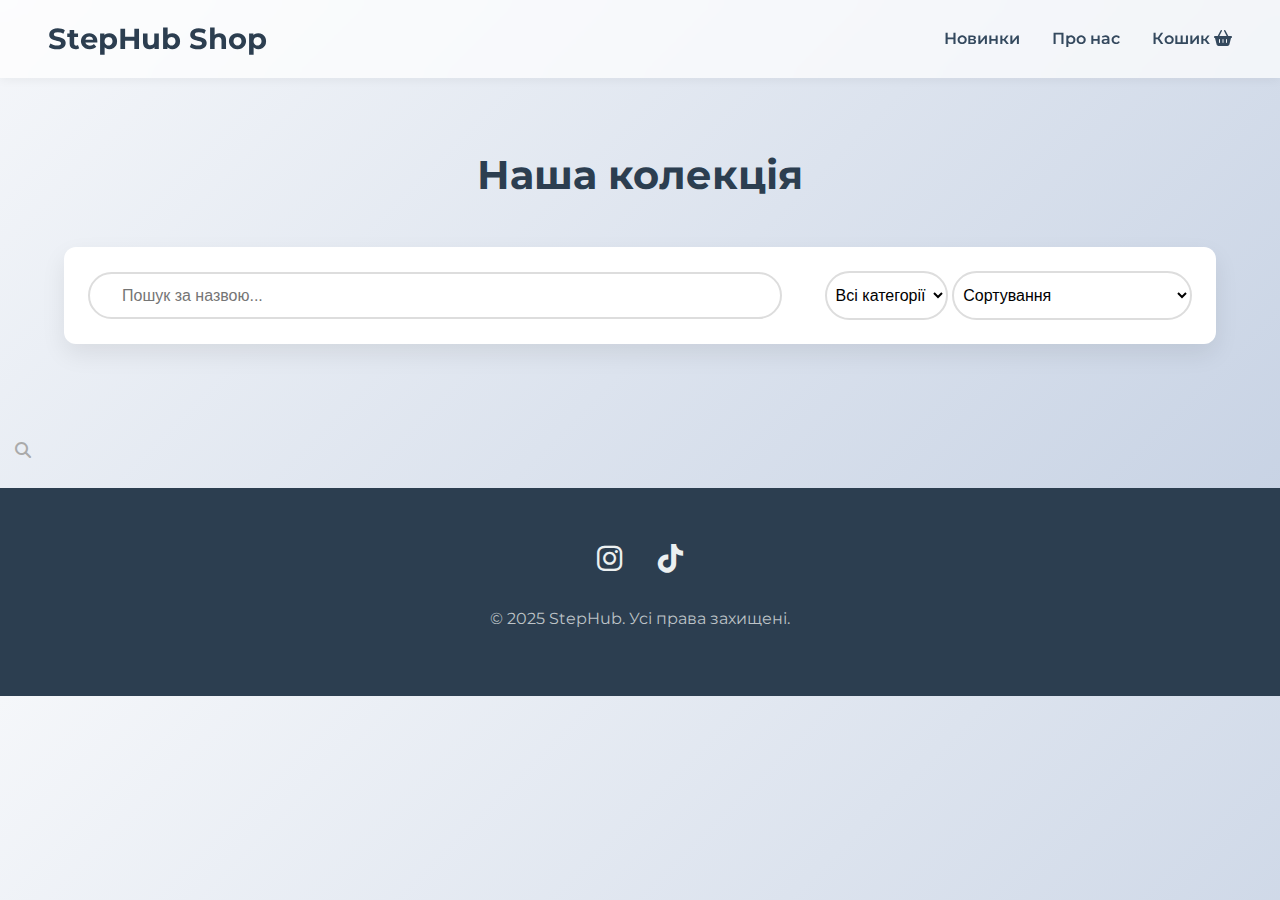
<file: shoes/shoes.html>
<!DOCTYPE html>
<html lang="uk">
<head>
    <meta charset="UTF-8">
    <meta name="viewport" content="width=device-width, initial-scale-1.0">
    <meta name="description" content="Колекція взуття від StepHub">
    <title>Наша колекція — StepHub</title>
    <link rel="stylesheet" href="../styles/style.css">
    <link rel="stylesheet" href="https://cdnjs.cloudflare.com/ajax/libs/font-awesome/6.5.1/css/all.min.css">
</head>
<body>
    <div id="notification-container"></div>
    <header>
        <a href="../index.html" class="logo">StepHub Shop</a>
        <nav>
            <ul>
                <li><a href="../index.html#products">Новинки</a></li>
                <li><a href="../index.html#about-us">Про нас</a></li>
                <li><a href="#basket">Кошик <i class="fas fa-shopping-basket"></i></a></li>
            </ul>
        </nav>
    </header>
    <main>
        <section class="catalog">
            <div class="container">
                <h2>Наша колекція</h2>
                <div class="product-controls">
                    <div class="search-wrapper">
                        <i class="fas fa-search"></i>
                        <input type="text" id="searchInput" placeholder="Пошук за назвою...">
                    </div>
                    <div class="filters-wrapper">
                        <select id="categoryFilter">
                            <option value="all">Всі категорії</option>
                            <option value="sneakers">Кросівки</option>
                            <option value="boots">Черевики</option>
                            <option value="sandals">Сандалі</option>
                        </select>
                        <select id="sortFilter">
                            <option value="default">Сортування</option>
                            <option value="price-asc">Від дешевших до дорожчих</option>
                            <option value="price-desc">Від дорожчих до дешевших</option>
                        </select>
                    </div>
                </div>
                <div id="product-catalog-grid" class="product-grid">
                    </div>
            </div>
        </section>
    </main>
    <footer>
        <div class="social-media">
            <a href="https://www.instagram.com/step_hub_?utm_source=qr&igsh=YXcydjZzZTFwbGU4" aria-label="Instagram"><i class="fab fa-instagram"></i></a>
            <a href="https://www.tiktok.com/@step_hub_?_t=ZM-8z2MX95FMZy&_r=1" aria-label="TikTok"><i class="fab fa-tiktok"></i></a>
        </div>
        <p>&copy; 2025 StepHub. Усі права захищені.</p>
    </footer>

    <script src="../scripts/script.js"></script>
</body>
</html>
</file>
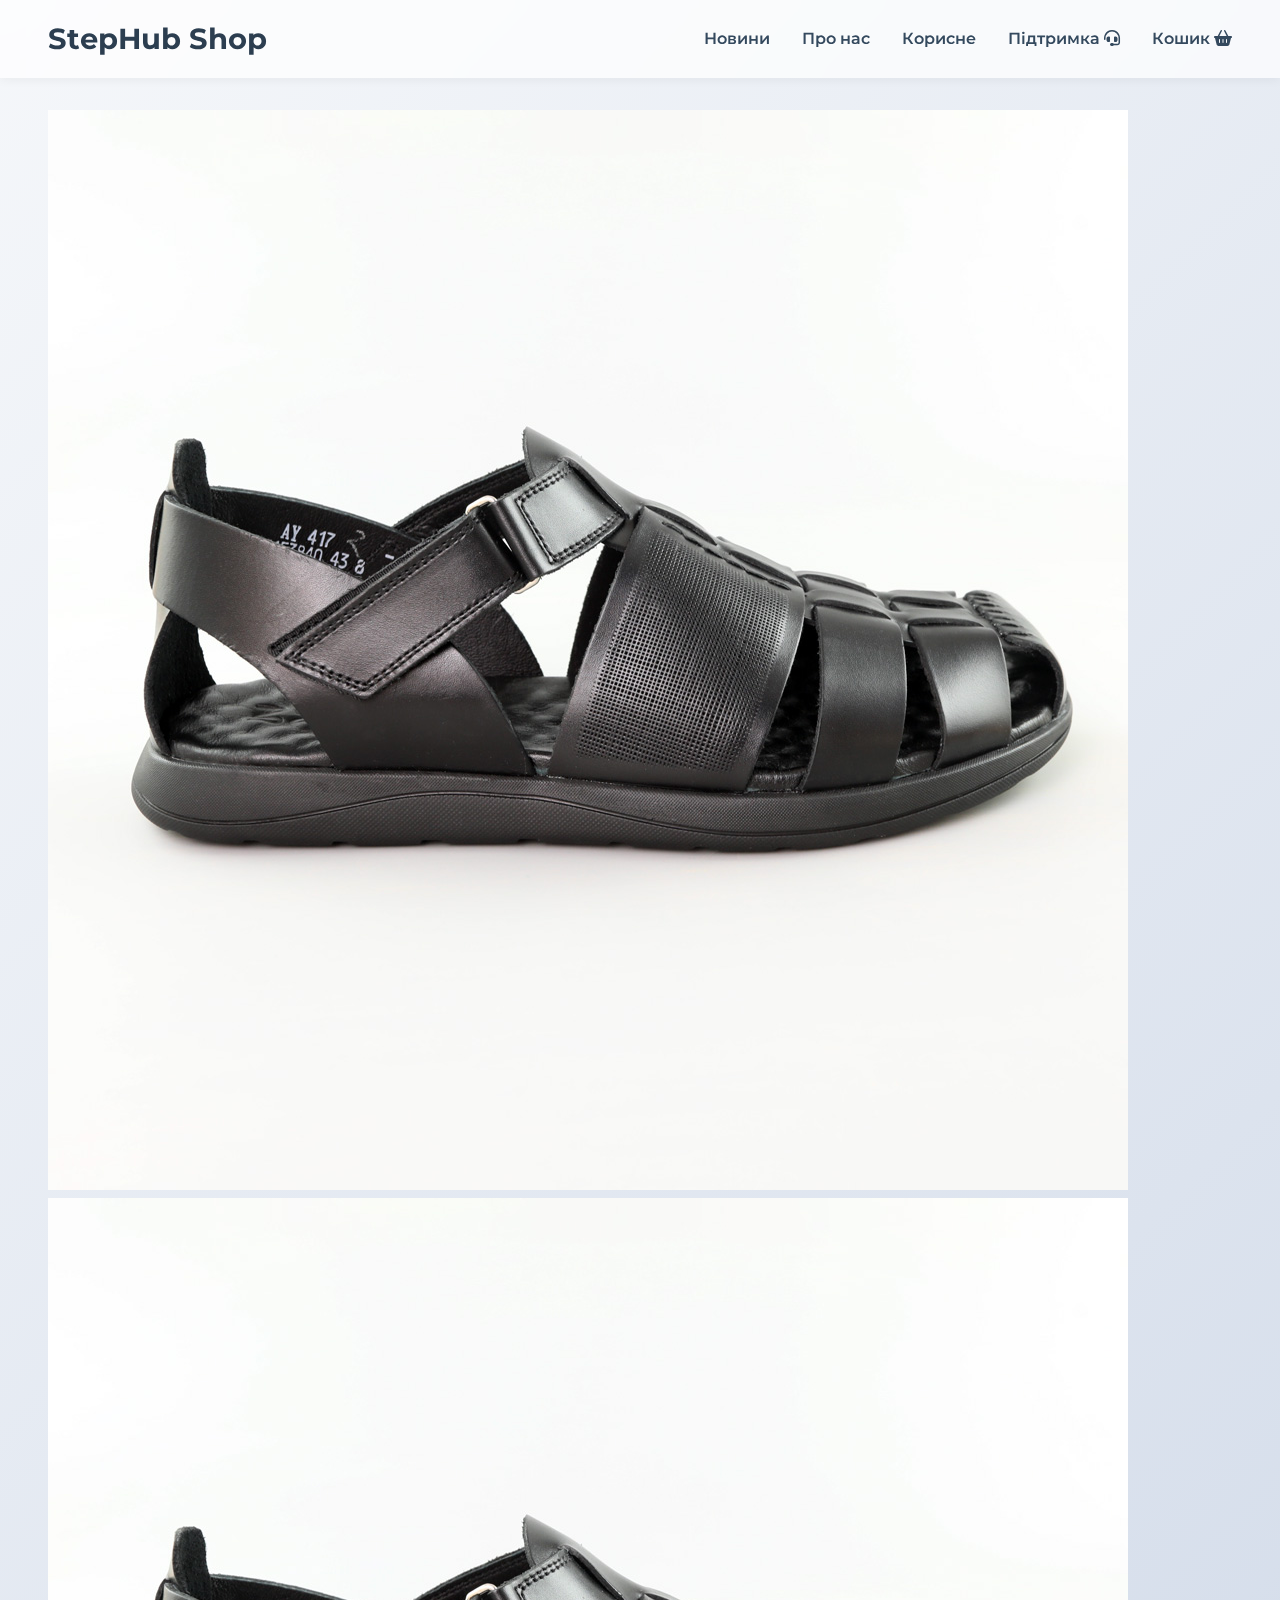
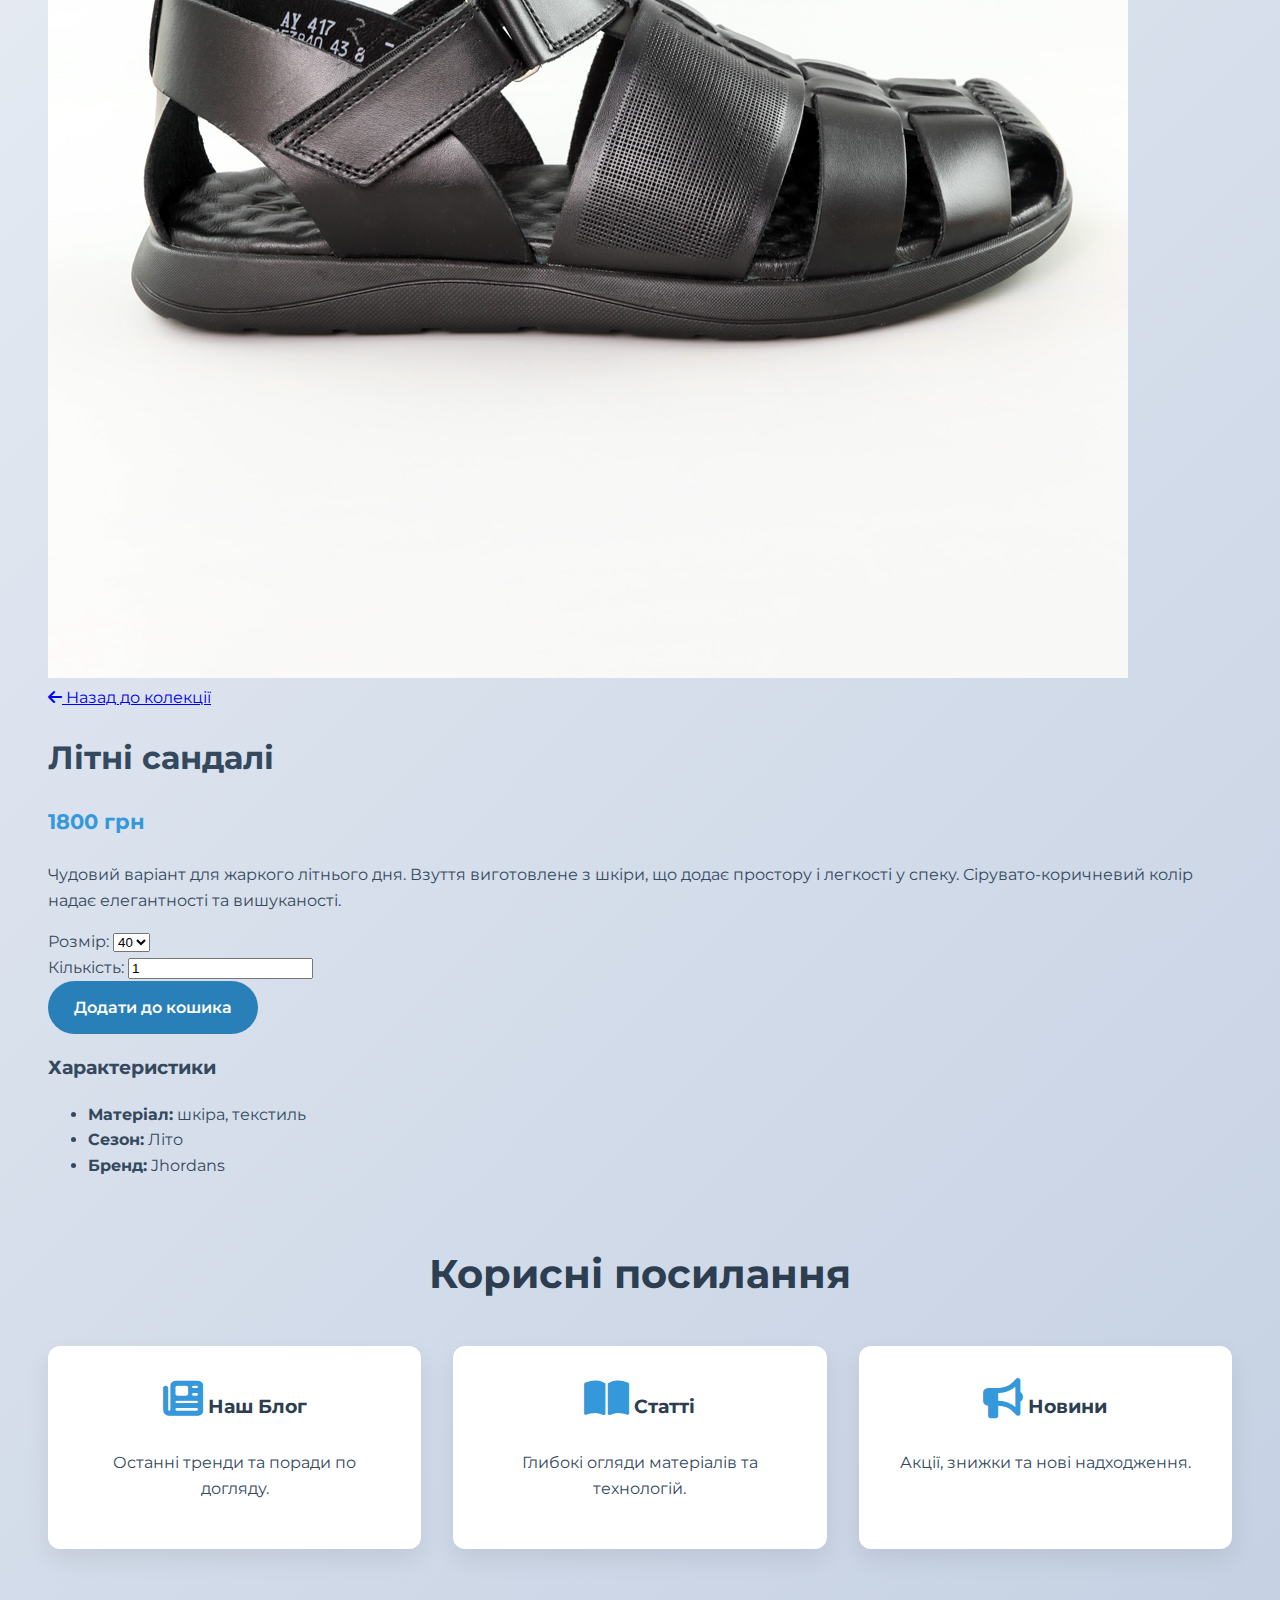
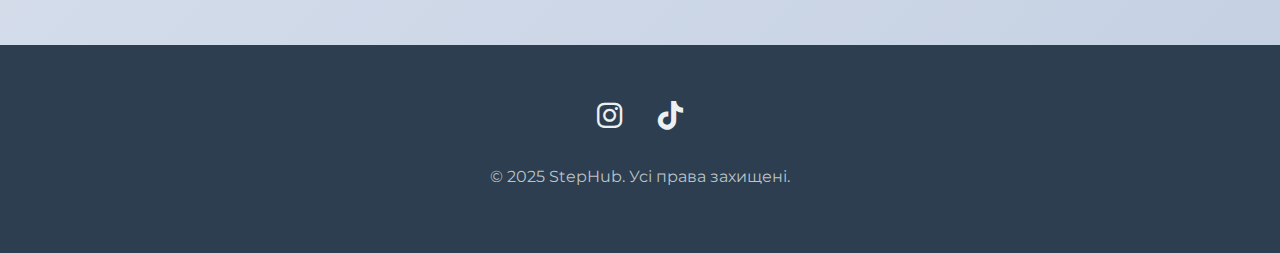
<file: shoes/summer-sandals.html>
<!DOCTYPE html>
<html lang="uk">
<head>
    <meta charset="UTF-8">
    <meta name="viewport" content="width=device-width, initial-scale=1.0">
    <meta name="description" content="Детальний опис та ціна на Літні сандалі в магазині StepHub">
    <title>Літні сандалі — StepHub</title>
    <link rel="stylesheet" href="../styles/style.css">
    <link rel="stylesheet" href="https://cdnjs.cloudflare.com/ajax/libs/font-awesome/6.5.1/css/all.min.css">
</head>
<body>
    <div id="notification-container"></div>
    <header>
        <a href="../index.html" class="logo">StepHub Shop</a>
        <nav>
            <ul>
                <li><a href="../news/news.html">Новини</a></li>
                <li><a href="../index.html#about-us">Про нас</a></li>
                <li><a href="#blog">Корисне</a></li>
                <li><a href="https://t.me/stephub_support_bot">Підтримка <i class="fas fa-headset"></i></a></li>
                <li><a href="#basket">Кошик <i class="fas fa-shopping-basket"></i></a></li>
            </ul>
        </nav>
    </header>

    <main>
        <section class="product-details-section">
            <div class="product-details-container">
                <div class="product-gallery">
                    <img src="../images/summer-sandals.jpg" alt="Літні сандалі Jhordans" class="main-product-image" title="Літні сандалі Jhordans">
                    <div class="thumbnail-images">
                            <img src="../images/summer-sandals.jpg" alt="Вигляд 1" class="thumbnail active" title="Літні сандалі Jhordans">
                        </div>
                </div>

                <div class="product-info-details">
                    <a href="../shoes/shoes.html" class="back-to-catalog-link"><i class="fas fa-arrow-left"></i> Назад до колекції</a>
                    <h1>Літні сандалі</h1>
                    <p class="price">1800 грн</p>
                    <p class="product-description">
                       Чудовий варіант для жаркого літнього дня. Взуття виготовлене з шкіри, що додає простору і легкості у спеку. Сірувато-коричневий колір надає елегантності та вишуканості.
                    </p>

                    <div class="product-options">
                        <div class="option-group">
                            <label for="size-select">Розмір:</label>
                            <select name="size" id="size-select">
                                <option value="40">40</option>
                                <option value="41">41</option>
                                <option value="42">42</option>
                                <option value="43">43</option>
                            </select>
                        </div>
                        <div class="option-group">
                            <label for="quantity-input">Кількість:</label>
                            <input type="number" id="quantity-input" value="1" min="1">
                        </div>
                    </div>

                    <a href="#" class="buy-button large-button">Додати до кошика</a>

                    <div class="product-specs">
                        <h3>Характеристики</h3>
                        <ul>
                            <li><strong>Матеріал:</strong> шкіра, текстиль</li>
                            <li><strong>Сезон:</strong> Літо</li>
                            <li><strong>Бренд:</strong> Jhordans</li>
                        </ul>
                    </div>
                </div>
            </div>
        </section>
        <section id="blog" class="info-links">
            <h2>Корисні посилання</h2>
            <div class="info-grid">
                <a href="../blog.html" class="card">
                    <h3><i class="fas fa-newspaper"></i> Наш Блог</h3>
                    <p>Останні тренди та поради по догляду.</p>
                </a>
                <a href="../articles.html" class="card">
                    <h3><i class="fas fa-book-open"></i> Статті</h3>
                    <p>Глибокі огляди матеріалів та технологій.</p>
                </a>
                <a href="../news.html" class="card">
                    <h3><i class="fas fa-bullhorn"></i> Новини</h3>
                    <p>Акції, знижки та нові надходження.</p>
                </a>
            </div>
        </section>

    </main>

    <footer>
        <div class="social-media">
            <a href="https://www.instagram.com/step_hub_?utm_source=qr&igsh=YXcydjZzZTFwbGU4" aria-label="Instagram"><i class="fab fa-instagram"></i></a>
            <a href="https://www.tiktok.com/@step_hub_?_t=ZM-8z2MX95FMZy&_r=1" aria-label="TikTok"><i class="fab fa-tiktok"></i></a>
        </div>
        <p>&copy; 2025 StepHub. Усі права захищені.</p>
    </footer>

    <script src="../scripts/script.js"></script>
</body>
</html>
</file>
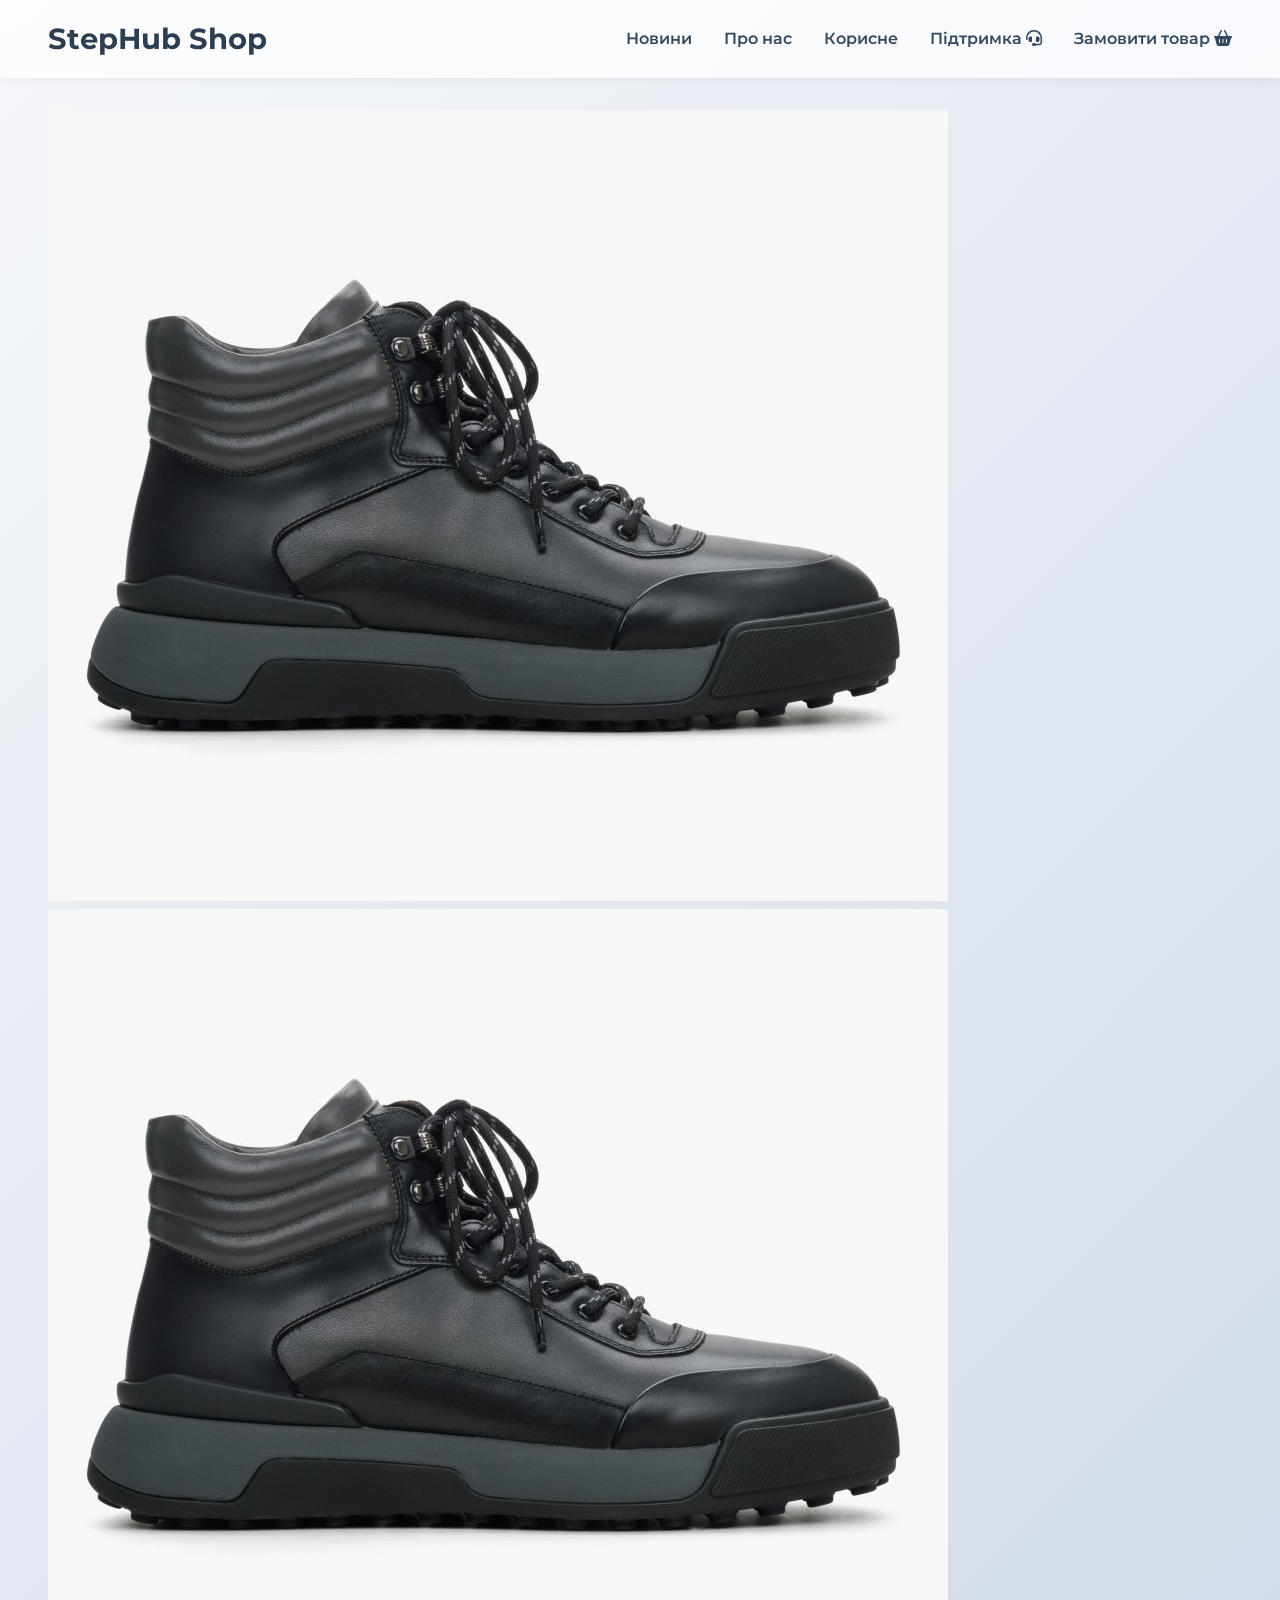
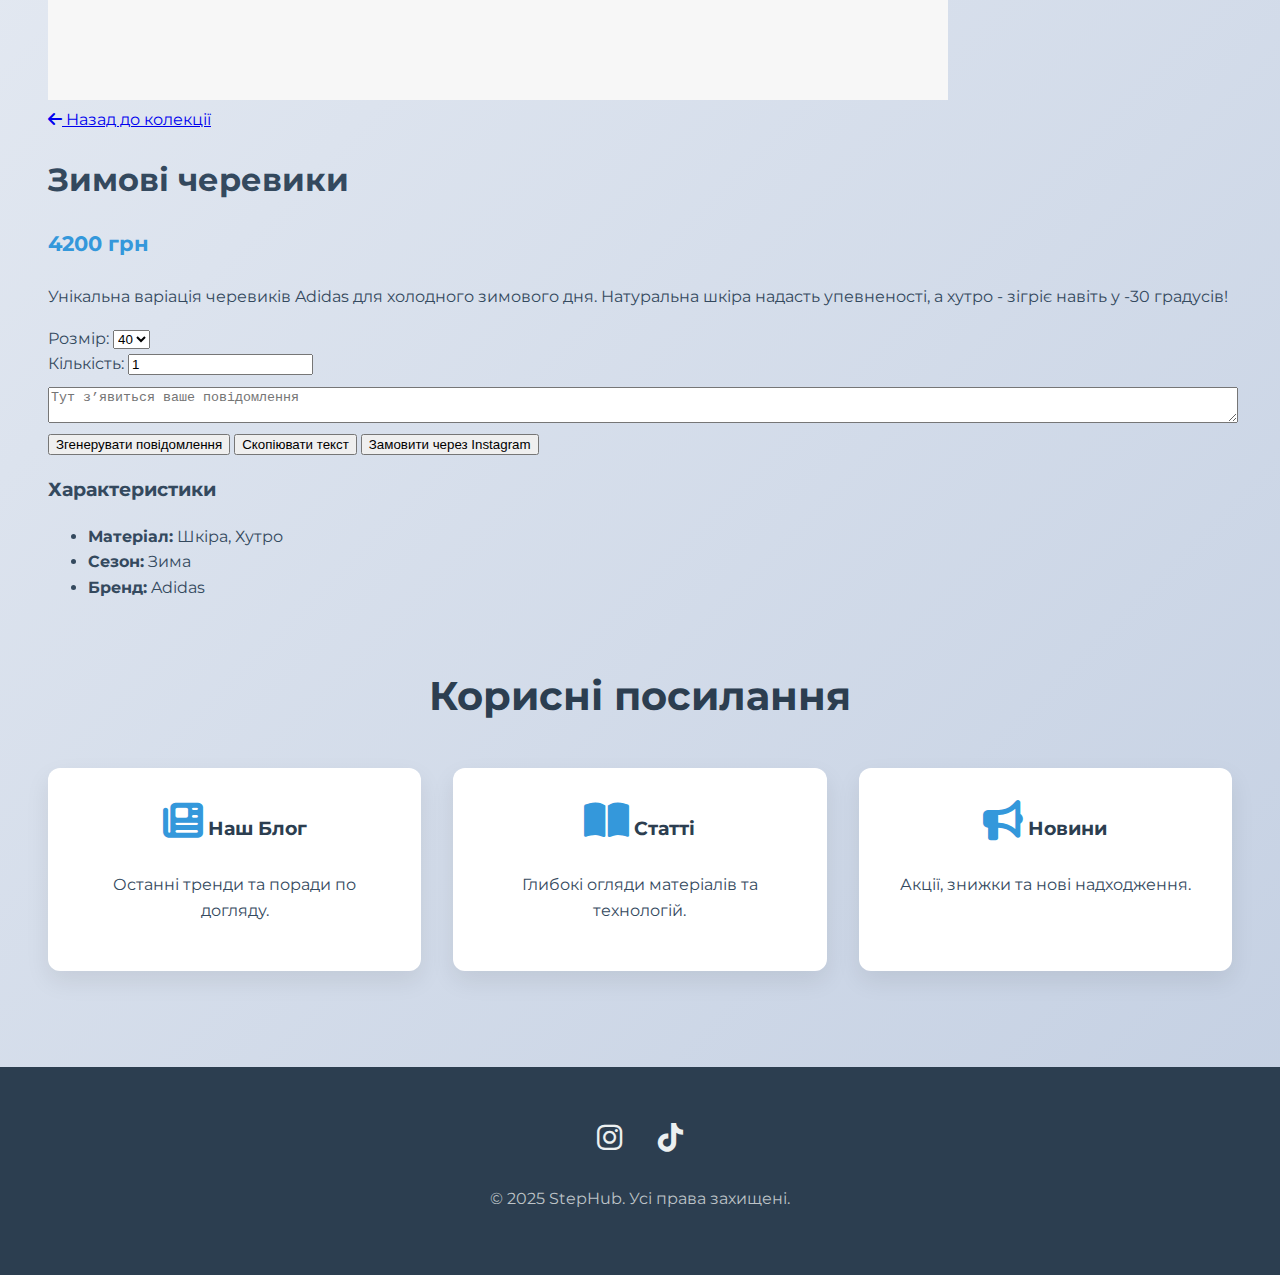
<file: shoes/winter-boots.html>
<!DOCTYPE html>
<html lang="uk">
<head>
    <meta charset="UTF-8">
    <meta name="viewport" content="width=device-width, initial-scale=1.0">
    <meta name="description" content="Детальний опис та ціна на Зимові черевики в магазині StepHub">
    <title>Зимові черевики — StepHub</title>
    <link rel="icon" type="images/step_hub_?utm_source" href="images/stephub-logo.jpg">
    <link rel="stylesheet" href="../styles/style.css">
    <link rel="stylesheet" href="https://cdnjs.cloudflare.com/ajax/libs/font-awesome/6.5.1/css/all.min.css">
</head>
<body>
    <div id="notification-container"></div>
    <header>
        <a href="../index.html" class="logo">StepHub Shop</a>
        <nav>
            <ul>
                <li><a href="../news/news.html">Новини</a></li>
                <li><a href="../index.html#about-us">Про нас</a></li>
                <li><a href="#blog">Корисне</a></li>
                <li><a href="https://t.me/stephub_support_bot">Підтримка <i class="fas fa-headset"></i></a></li>
                <li><a href="https://www.instagram.com/step_hub_?utm_source=qr&igsh=YXcydjZzZTFwbGU4">Замовити товар <i class="fas fa-shopping-basket"></i></a>
            </ul>
        </nav>
    </header>

    <main>
        <section class="product-details-section">
            <div class="product-details-container">
                <div class="product-gallery">
                    <img src="../images/winter-boots.jpg" alt="Зимові черевики" class="main-product-image" title="Зимові черевики Adidas">
                    <div class="thumbnail-images">
                        <img src="../images/winter-boots.jpg" alt="Вигляд 1" class="thumbnail active" title="Зимові черевики Adidas">
                        </div>
                </div>

                <div class="product-info-details">
                    <a href="../shoes/shoes.html" class="back-to-catalog-link"><i class="fas fa-arrow-left"></i> Назад до колекції</a>
                    <h1>Зимові черевики</h1>
                    <p class="price">4200 грн</p>
                    <p class="product-description">
                        Унікальна варіація черевиків Adidas для холодного зимового дня. Натуральна шкіра надасть упевненості, а хутро - зігріє навіть у -30 градусів!
                    </p>

                    <div class="product-options">
                        <div class="option-group">
                            <label for="size-select">Розмір:</label>
                            <select name="size" id="size-select">
                                <option value="40">40</option>
                                <option value="41">41</option>
                                <option value="42">42</option>
                                <option value="43">43</option>
                            </select>
                        </div>
                        <div class="option-group">
                            <label for="quantity-input">Кількість:</label>
                            <input type="number" id="quantity-input" value="1" min="1">
                        </div>
                    </div>

                    <div class="order-container">
                        <textarea class="order-message" readonly style="width:100%; margin-top:10px;" placeholder="Тут з’явиться ваше повідомлення"></textarea>
                        <button class="generate-message">Згенерувати повідомлення</button>
                        <button class="copy-message">Скопіювати текст</button>
                        <button class="open-instagram">Замовити через Instagram</button>
                    </div>

                    <div class="product-specs">
                        <h3>Характеристики</h3>
                        <ul>
                            <li><strong>Матеріал:</strong> Шкіра, Хутро</li>
                            <li><strong>Сезон:</strong> Зима</li>
                            <li><strong>Бренд:</strong> Adidas</li>
                        </ul>
                    </div>
                </div>
            </div>
        </section>
        <section id="blog" class="info-links">
            <h2>Корисні посилання</h2>
            <div class="info-grid">
                <a href="/blog" class="card">
                    <h3><i class="fas fa-newspaper"></i> Наш Блог</h3>
                    <p>Останні тренди та поради по догляду.</p>
                </a>
                <a href="/articles" class="card">
                    <h3><i class="fas fa-book-open"></i> Статті</h3>
                    <p>Глибокі огляди матеріалів та технологій.</p>
                </a>
                <a href="../news/news.html" class="card">
                    <h3><i class="fas fa-bullhorn"></i> Новини</h3>
                    <p>Акції, знижки та нові надходження.</p>
                </a>
            </div>
        </section>

    </main>

    <footer>
        <div class="social-media">
            <a href="https://www.instagram.com/step_hub_?utm_source=qr&igsh=YXcydjZzZTFwbGU4" aria-label="Instagram"><i class="fab fa-instagram"></i></a>
            <a href="https://www.tiktok.com/@step_hub_?_t=ZM-8z2MX95FMZy&_r=1" aria-label="TikTok"><i class="fab fa-tiktok"></i></a>
        </div>
        <p>&copy; 2025 StepHub. Усі права захищені.</p>
    </footer>

    <script src="../scripts/script.js"></script>
</body>
</html>
</file>
<file: styles/style.css>
/* --- Глобальні налаштування та змінні --- */
@import url('https://fonts.googleapis.com/css2?family=Montserrat:wght@400;600;700&display=swap');

:root {
    --primary-color: #2c3e50; /* Темно-синій */
    --secondary-color: #3498db; /* Яскраво-синій */
    --accent-color: #2980b9; /* Насичений синій для кнопок */
    --background-color: #ecf0f1; /* Дуже світло-сірий */
    --surface-color: #ffffff; /* Білий для карток */
    --text-color: #34495e; /* Темно-сірий текст */
    --success-color: #2ecc71; /* Зелений для сповіщень */
    --border-radius: 12px;
    --shadow: 0 10px 25px rgba(0, 0, 0, 0.08);
    --transition-speed: 0.3s;
}

body {
    font-family: 'Montserrat', -apple-system, BlinkMacSystemFont, "Segoe UI", Roboto, Helvetica, Arial, sans-serif;
    margin: 0;
    /* ✨ ОНОВЛЕНИЙ ГРАДІЄНТ: складний, м'який і сучасний */
    background: linear-gradient(135deg, #f5f7fa 0%, #c3cfe2 100%);
    color: var(--text-color);
    line-height: 1.6;
}

/* --- Шапка (Header) --- */
header {
    display: flex;
    justify-content: space-between;
    align-items: center;
    padding: 1rem 3rem;
    background-color: rgba(255, 255, 255, 0.7); /* Напівпрозорий ефект */
    backdrop-filter: blur(10px); /* Ефект "скла" */
    box-shadow: 0 2px 10px rgba(0, 0, 0, 0.05);
    position: sticky;
    top: 0;
    z-index: 100;
    width: -webkit-fill-available;
}

.logo {
    font-size: 1.8rem;
    font-weight: 700;
    color: var(--primary-color);
    text-decoration: none;
}

header nav ul {
    list-style: none;
    display: flex;
    gap: 2rem;
    margin: 0;
}

header nav a {
    text-decoration: none;
    color: var(--text-color);
    font-weight: 600;
    transition: color var(--transition-speed) ease;
    position: relative;
    padding-bottom: 5px;
}

header nav a::after {
    content: '';
    position: absolute;
    width: 0;
    height: 2px;
    bottom: 0;
    left: 0;
    background-color: var(--secondary-color);
    transition: width var(--transition-speed) ease;
}

header nav a:hover {
    color: var(--secondary-color);
}

header nav a:hover::after {
    width: 100%;
}

/* --- Секція Hero --- */
.hero {
    display: flex;
    justify-content: center;
    align-items: center;
    text-align: center;
    padding: 6rem 2rem;
    background-image: url('https://st5.depositphotos.com/1609055/68830/i/1600/depositphotos_688308574-stock-photo-woman-chooses-sports-shoes-clothing.jpg'); /* Додайте фонове зображення */
    background-size: cover;
    background-position: center;
    color: white;
    position: relative;
}

.hero::before {
    content: '';
    position: absolute;
    top: 0;
    left: 0;
    width: 100%;
    height: 100%;
    background-color: rgba(0, 0, 0, 0.5); /* Затемнення для читабельності */
}

.hero-content {
    position: relative;
    z-index: 2;
}

.hero h1 {
    font-size: 3.5rem;
    margin-bottom: 1rem;
}

.hero p {
    font-size: 1.2rem;
    margin-bottom: 2rem;
}

.cta-button {
    display: inline-block;
    padding: 1rem 2.5rem;
    background-color: var(--secondary-color);
    color: white;
    text-decoration: none;
    border-radius: 50px;
    font-weight: 700;
    transition: background-color var(--transition-speed) ease, transform var(--transition-speed) ease;
}

.cta-button:hover {
    background-color: var(--accent-color);
    transform: translateY(-3px);
}

/* --- Основний контент (Main) --- */
main {
    padding: 2rem 3rem;
    max-width: 1200px;
    margin: 0 auto;
}

section {
    margin-bottom: 4rem;
}

h2 {
    text-align: center;
    margin-bottom: 2.5rem;
    font-size: 2.5rem;
    color: var(--primary-color);
}

/* --- Сітка товарів --- */
.product-grid {
    display: grid;
    grid-template-columns: repeat(auto-fit, minmax(280px, 1fr));
    gap: 2.5rem;
}

.product-card {
    background-color: var(--surface-color);
    border-radius: var(--border-radius);
    box-shadow: var(--shadow);
    overflow: hidden;
    display: flex;
    flex-direction: column;
    transition: transform var(--transition-speed) ease, box-shadow var(--transition-speed) ease;
}

.product-card:hover {
    transform: translateY(-10px);
    box-shadow: 0 15px 30px rgba(0, 0, 0, 0.12);
}

.product-image-container {
    width: 100%;
    height: 220px;
    overflow: hidden;
}

.product-card img {
    width: 100%;
    height: 100%;
    object-fit: cover;
    transition: transform var(--transition-speed) ease;
}

.product-card:hover img {
    transform: scale(1.05);
}

.product-info {
    padding: 1.5rem;
    text-align: center;
    flex-grow: 1;
    display: flex;
    flex-direction: column;
    justify-content: space-between;
}

.product-card h3 {
    margin: 0 0 0.5rem 0;
    font-size: 1.2rem;
}

.price {
    font-size: 1.3rem;
    font-weight: 700;
    color: var(--secondary-color);
    margin-bottom: 1.5rem;
}

.buy-button {
    display: inline-block;
    padding: 0.75rem 1.5rem;
    background-color: var(--accent-color);
    color: white;
    text-decoration: none;
    border-radius: 50px;
    font-weight: 600;
    border: 2px solid transparent;
    transition: all var(--transition-speed) ease;
}

.buy-button:hover {
    background-color: var(--surface-color);
    color: var(--accent-color);
    border: 2px solid var(--accent-color);
}

/* --- Секція "Корисні посилання" --- */
.info-grid {
    display: grid;
    grid-template-columns: repeat(auto-fit, minmax(250px, 1fr));
    gap: 2rem;
}

.card {
    background-color: var(--surface-color);
    padding: 2rem;
    border-radius: var(--border-radius);
    text-align: center;
    box-shadow: var(--shadow);
    transition: transform var(--transition-speed) ease, box-shadow var(--transition-speed) ease;
    text-decoration: none;
    color: var(--text-color);
}

.card:hover {
    transform: translateY(-10px);
    box-shadow: 0 15px 30px rgba(0,0,0,0.12);
}

.card i {
    font-size: 2.5rem;
    color: var(--secondary-color);
    margin-bottom: 1rem;
}

.card h3 {
    margin: 0 0 0.5rem 0;
    color: var(--primary-color);
}


/* --- Підвал (Footer) --- */
footer {
    text-align: center;
    padding: 3rem 2rem;
    background-color: var(--primary-color);
    color: #bdc3c7;
}

.social-media {
    margin-bottom: 1.5rem;
}

.social-media a {
    color: var(--background-color);
    font-size: 1.8rem;
    margin: 0 1rem;
    transition: color var(--transition-speed) ease;
}

.social-media a:hover {
    color: var(--secondary-color);
}


/* --- Сповіщення (без змін в логіці, лише кольори) --- */
#notification-container {
    position: fixed;
    top: 20px;
    right: 20px;
    z-index: 1000;
}

.notification {
    background-color: var(--success-color);
    color: white;
    padding: 15px 25px;
    border-radius: 8px;
    box-shadow: 0 4px 8px rgba(0,0,0,0.2);
    margin-bottom: 10px;
    opacity: 0;
    animation: slideIn 0.5s forwards;
}

.notification.fade-out {
    animation: fadeOut 0.5s forwards;
}

@keyframes slideIn {
    from { transform: translateY(-20px); opacity: 0; }
    to { transform: translateY(0); opacity: 1; }
}

@keyframes fadeOut {
    from { opacity: 1; }
    to { opacity: 0; }
}

/* --- Початок коду для сторінки каталогу товарів (products.html) --- */

.catalog .container {
    max-width: 1200px;
    margin: 0 auto;
    padding: 0 1rem;
}

.product-controls {
    display: flex;
    flex-wrap: wrap;
    justify-content: space-between;
    align-items: center;
    gap: 1.5rem;
    padding: 1.5rem;
    margin-bottom: 3rem;
    background-color: var(--surface-color);
    border-radius: var(--border-radius);
    box-shadow: var(--shadow);
}

.search-wrapper {
    position: flex;
    flex-grow: 1;
    min-width: 250px;
}

.search-wrapper i {
    position: absolute;
    top: 50%;
    transform: translateY(-50%);
    left: 15px;
    color: #aaa;
}

#searchInput {
    width: 90%;
    padding: 0.8rem 1rem 0.8rem 2rem;
    border: 2px solid #ddd;
    border-radius: 30px;
    font-size: 1rem;
    transition: border-color var(--transition-speed) ease;
}

#searchInput:focus {
    outline: none;
    border-color: var(--secondary-color);
}

.filters-wrapper {
    display: absolute;
    gap: 1rem;
    position: sticky;

}

.filters-wrapper select {
    padding: 0.8rem 0.3rem;
    border: 2px solid #ddd;
    border-radius: 50px;
    background-color: white;
    font-size: 1rem;
    cursor: pointer;

}

#product-catalog-grid {
    grid-template-columns: 1fr;
}

@media (min-width: 600px) {
    #product-catalog-grid {
        grid-template-columns: repeat(2, 1fr);
    }
}

@media (min-width: 992px) {
    #product-catalog-grid {
        grid-template-columns: repeat(3, 1fr);
    }
}

/* --- Кінець коду для сторінки каталогу --- */
</file>
